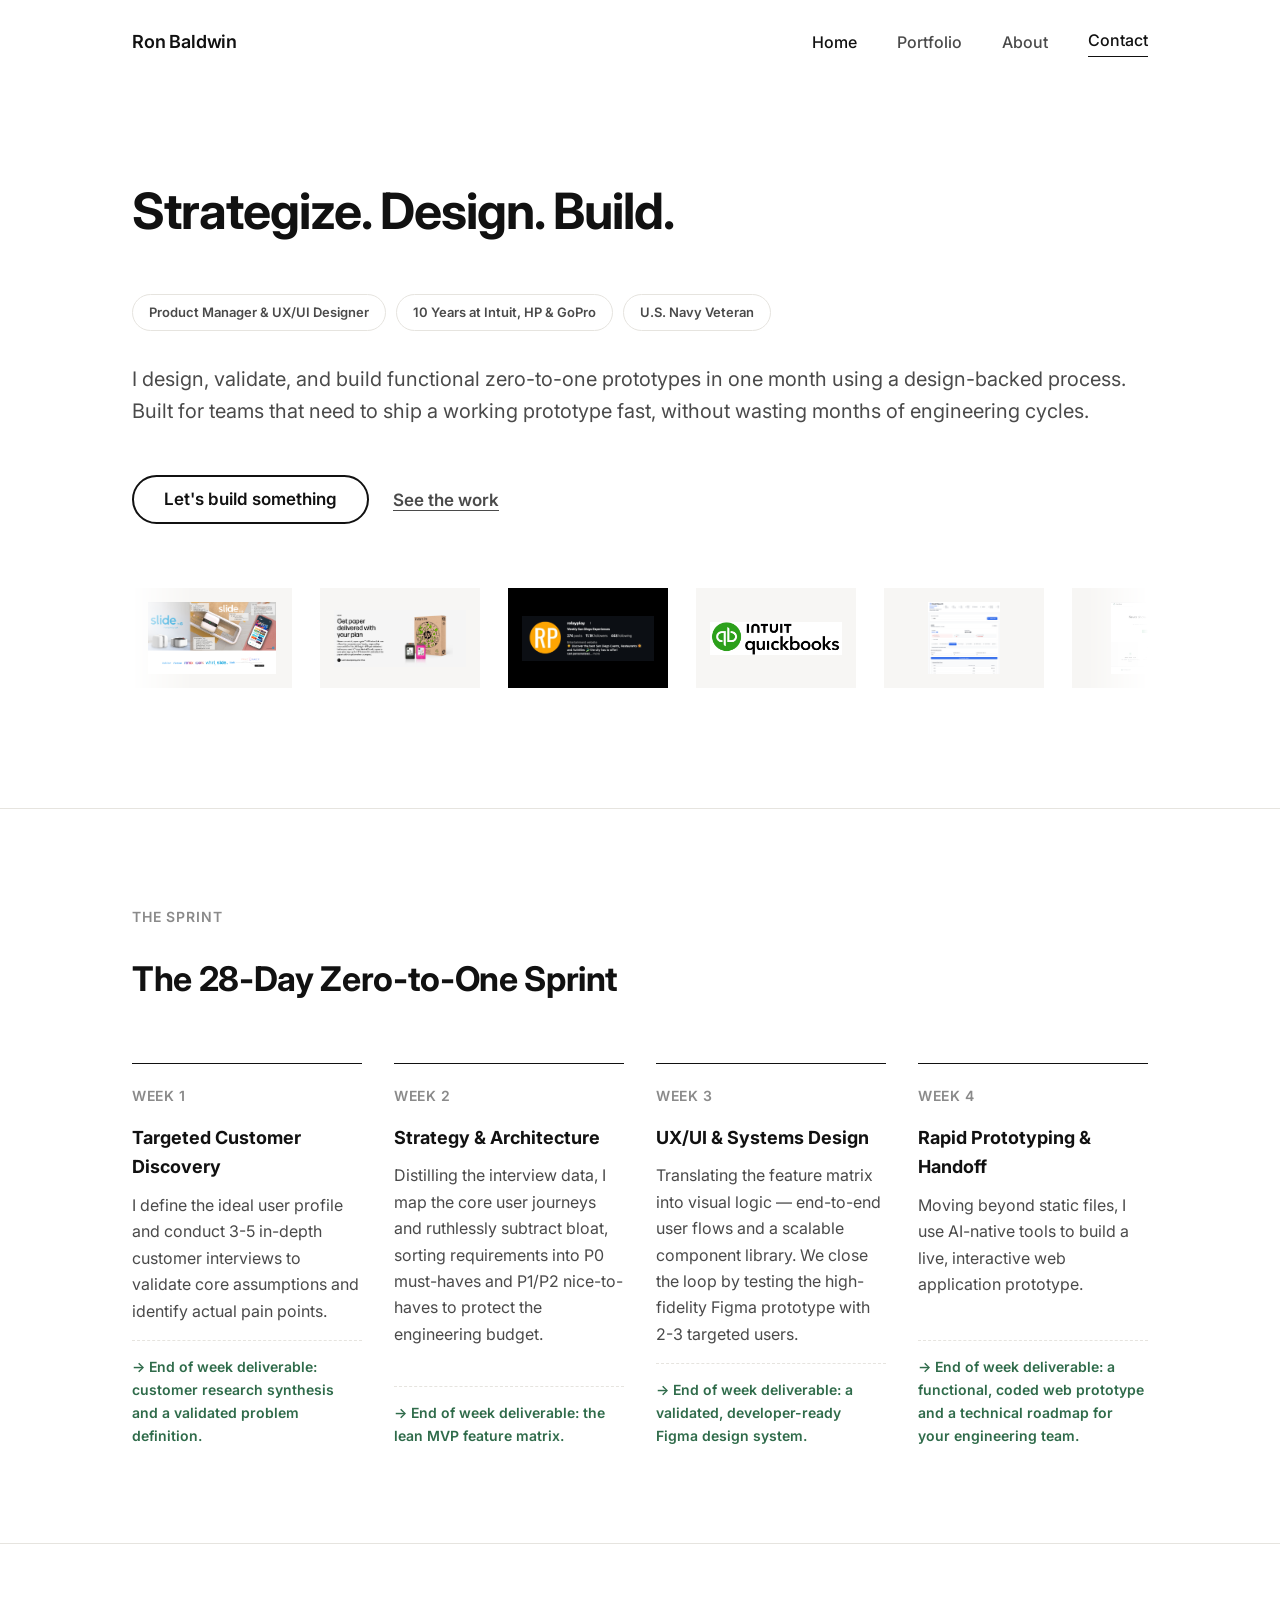
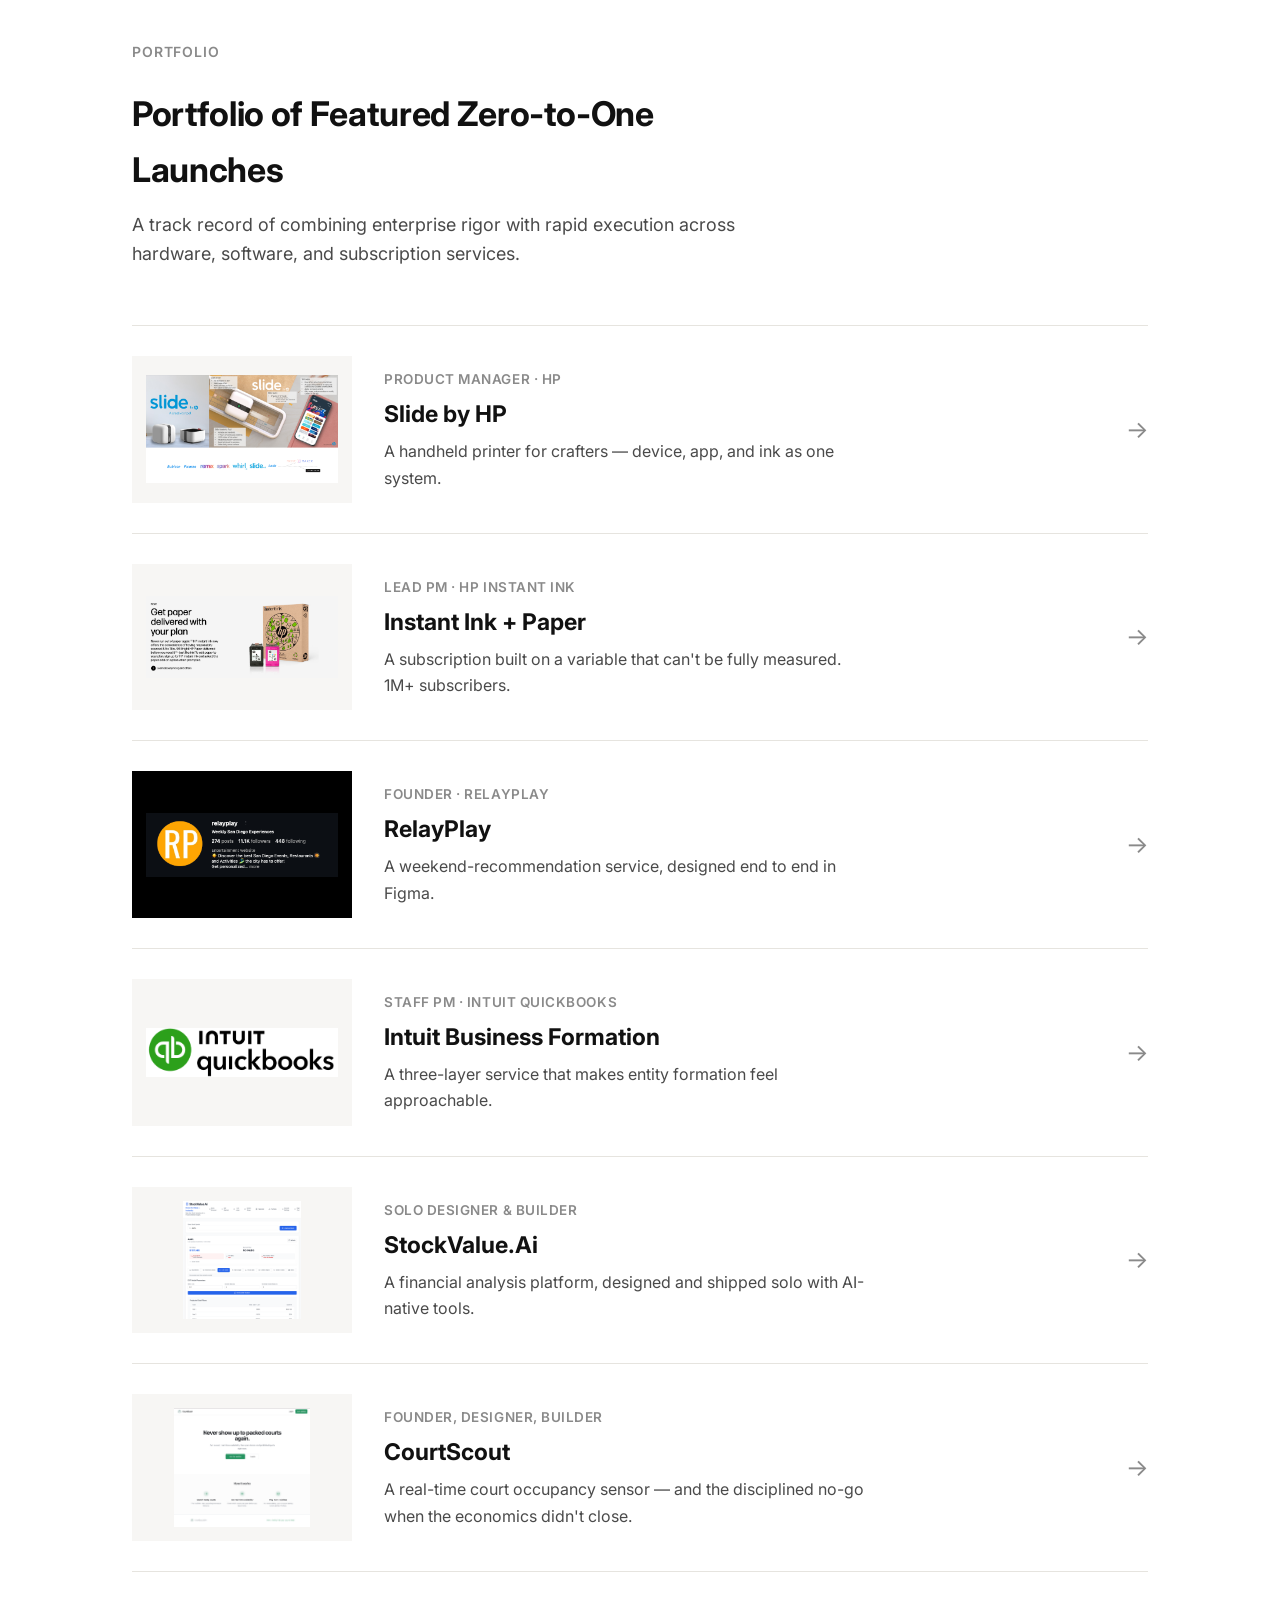
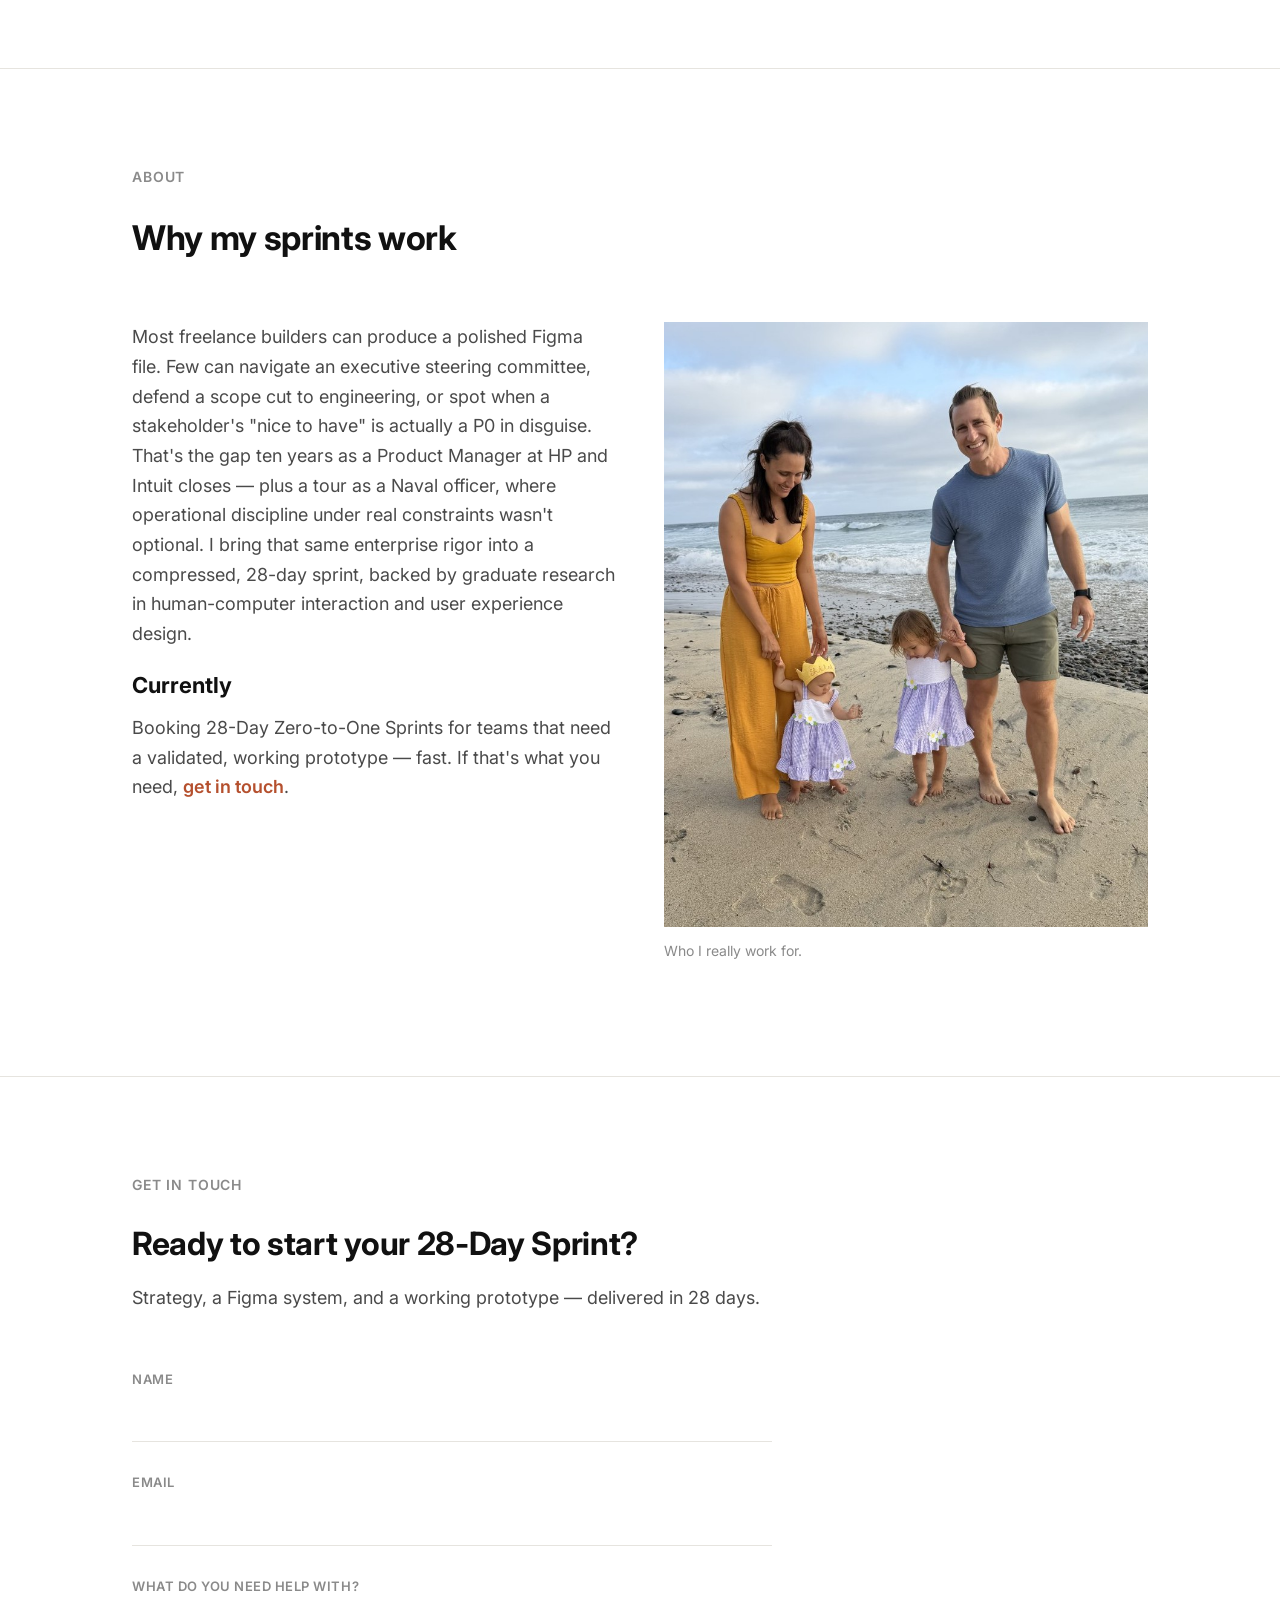
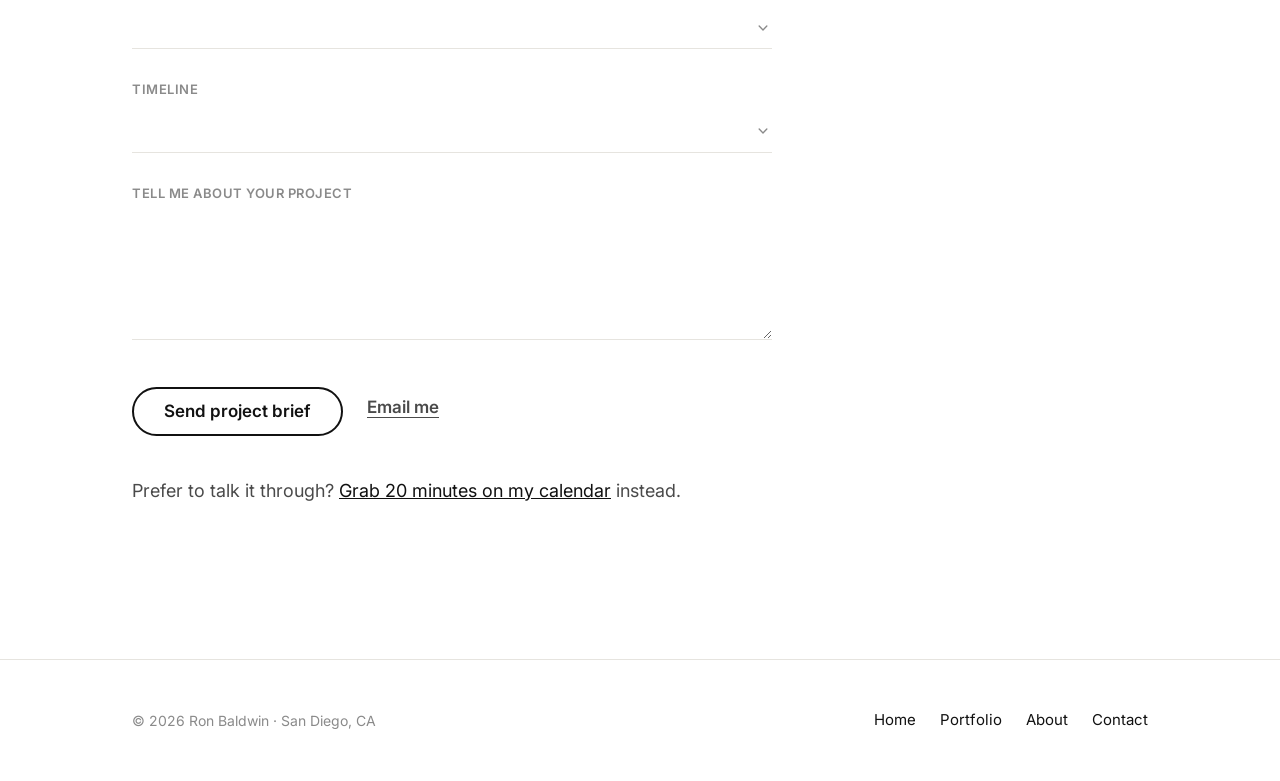
<file: index.html>
<!DOCTYPE html>
<html lang="en">
<head>
<meta charset="UTF-8">
<meta name="viewport" content="width=device-width, initial-scale=1.0">
<title>Ron Baldwin — Product Strategy, UX Research & Design</title>
<meta name="description" content="Ron Baldwin is a Staff Product Manager, UX researcher, and designer who takes products from business strategy to shipped, working software.">
<link rel="preconnect" href="https://fonts.googleapis.com">
<link href="https://fonts.googleapis.com/css2?family=Inter:wght@400;500;600;700;800&display=swap" rel="stylesheet">
<link rel="stylesheet" href="styles.css?v=16">
</head>
<body>

<header class="site-header">
  <div class="wrap">
    <a href="index.html" class="brand">Ron Baldwin</a>
    <button class="nav-toggle" aria-label="Toggle navigation">☰</button>
    <nav class="nav-links">
      <a href="index.html" class="active">Home</a>
      <a href="index.html#work">Portfolio</a>
      <a href="index.html#about">About</a>
      <a href="index.html#contact" class="nav-cta">Contact</a>
    </nav>
  </div>
</header>

<section class="hero">
  <div class="wrap">
    <h1 class="hero-h1">Strategize. Design. Build.</h1>
    <div class="credential-row">
      <span class="credential-chip">Product Manager &amp; UX/UI Designer</span>
      <span class="credential-chip">10 Years at Intuit, HP &amp; GoPro</span>
      <span class="credential-chip">U.S. Navy Veteran</span>
    </div>
    <p class="hero-subtext">I design, validate, and build functional zero-to-one prototypes in one month using a design-backed process.  Built for teams that need to ship a working prototype fast, without wasting months of engineering cycles.</p>
    <div class="btn-row">
      <a href="#contact" class="btn btn-primary">Let's build something</a>
      <a href="#work" class="btn btn-secondary">See the work</a>
    </div>

    <div class="hero-marquee">
      <div class="marquee-track">
        <a class="marquee-item" href="#work"><img src="slide-cover.png" alt="Slide by HP"></a>
        <a class="marquee-item" href="#work"><img src="instant-ink-cover.png" alt="Instant Ink + Paper"></a>
        <a class="marquee-item" href="#work" style="background: #000;"><img src="relayplay-cover.png" alt="RelayPlay"></a>
        <a class="marquee-item" href="#work"><img src="intuit-cover.png" alt="Intuit Business Formation"></a>
        <a class="marquee-item" href="#work"><img src="stockvalue-cover.png" alt="StockValue.Ai"></a>
        <a class="marquee-item" href="#work"><img src="courtscout-landing.png" alt="CourtScout"></a>
        <a class="marquee-item" href="#work"><img src="courtscout-device.jpg" alt="CourtScout sensor mounted on a court fence"></a>
        <a class="marquee-item" href="#work"><img src="courtscout-detection.jpg" alt="CourtScout on-device player detection"></a>
        <div class="marquee-item" aria-hidden="true"><img src="slide-cover.png" alt="" aria-hidden="true"></div>
        <div class="marquee-item" aria-hidden="true"><img src="instant-ink-cover.png" alt="" aria-hidden="true"></div>
        <div class="marquee-item" style="background: #000;" aria-hidden="true"><img src="relayplay-cover.png" alt="" aria-hidden="true"></div>
        <div class="marquee-item" aria-hidden="true"><img src="intuit-cover.png" alt="" aria-hidden="true"></div>
        <div class="marquee-item" aria-hidden="true"><img src="stockvalue-cover.png" alt="" aria-hidden="true"></div>
        <div class="marquee-item" aria-hidden="true"><img src="courtscout-landing.png" alt="" aria-hidden="true"></div>
        <div class="marquee-item" aria-hidden="true"><img src="courtscout-device.jpg" alt="" aria-hidden="true"></div>
        <div class="marquee-item" aria-hidden="true"><img src="courtscout-detection.jpg" alt="" aria-hidden="true"></div>
      </div>
    </div>
  </div>
</section>

<section class="section-line">
  <div class="wrap">
    <div class="section-head">
      <div class="eyebrow">The Sprint</div>
      <h2 class="headline-nowrap">The 28-Day Zero-to-One Sprint</h2>
    </div>
    <div class="sprint-grid">
      <div class="sprint-week">
        <div class="num">Week 1</div>
        <h4>Targeted Customer Discovery</h4>
        <p>I define the ideal user profile and conduct 3-5 in-depth customer interviews to validate core assumptions and identify actual pain points.</p>
        <p class="sprint-deliverable">→ End of week deliverable: customer research synthesis and a validated problem definition.</p>
      </div>
      <div class="sprint-week">
        <div class="num">Week 2</div>
        <h4>Strategy & Architecture</h4>
        <p>Distilling the interview data, I map the core user journeys and ruthlessly subtract bloat, sorting requirements into P0 must-haves and P1/P2 nice-to-haves to protect the engineering budget.</p>
        <p class="sprint-deliverable">→ End of week deliverable: the lean MVP feature matrix.</p>
      </div>
      <div class="sprint-week">
        <div class="num">Week 3</div>
        <h4>UX/UI & Systems Design</h4>
        <p>Translating the feature matrix into visual logic — end-to-end user flows and a scalable component library. We close the loop by testing the high-fidelity Figma prototype with 2-3 targeted users.</p>
        <p class="sprint-deliverable">→ End of week deliverable: a validated, developer-ready Figma design system.</p>
      </div>
      <div class="sprint-week">
        <div class="num">Week 4</div>
        <h4>Rapid Prototyping & Handoff</h4>
        <p>Moving beyond static files, I use AI-native tools to build a live, interactive web application prototype.</p>
        <p class="sprint-deliverable">→ End of week deliverable: a functional, coded web prototype and a technical roadmap for your engineering team.</p>
      </div>
    </div>
  </div>
</section>

<section id="work" class="section-line">
  <div class="wrap">
    <div class="section-head">
      <div class="eyebrow">Portfolio</div>
      <h2>Portfolio of Featured Zero-to-One Launches</h2>
      <p class="section-sub">A track record of combining enterprise rigor with rapid execution across hardware, software, and subscription services.</p>
    </div>

    <div class="case-list">

      <a href="project-slide.html" class="case-row">
        <div class="case-thumb"><img src="slide-cover.png" alt="Slide by HP"></div>
        <div class="case-row-body">
          <div class="kicker">Product Manager · HP</div>
          <h3>Slide by HP</h3>
          <p>A handheld printer for crafters — device, app, and ink as one system.</p>
        </div>
        <div class="case-row-arrow">→</div>
      </a>

      <a href="project-instant-ink.html" class="case-row">
        <div class="case-thumb"><img src="instant-ink-cover.png" alt="Instant Ink + Paper"></div>
        <div class="case-row-body">
          <div class="kicker">Lead PM · HP Instant Ink</div>
          <h3>Instant Ink + Paper</h3>
          <p>A subscription built on a variable that can't be fully measured. 1M+ subscribers.</p>
        </div>
        <div class="case-row-arrow">→</div>
      </a>

      <a href="project-relayplay.html" class="case-row">
        <div class="case-thumb" style="background: #000;"><img src="relayplay-cover.png" alt="RelayPlay"></div>
        <div class="case-row-body">
          <div class="kicker">Founder · RelayPlay</div>
          <h3>RelayPlay</h3>
          <p>A weekend-recommendation service, designed end to end in Figma.</p>
        </div>
        <div class="case-row-arrow">→</div>
      </a>

      <a href="project-intuit.html" class="case-row">
        <div class="case-thumb"><img src="intuit-cover.png" alt="Intuit Business Formation"></div>
        <div class="case-row-body">
          <div class="kicker">Staff PM · Intuit QuickBooks</div>
          <h3>Intuit Business Formation</h3>
          <p>A three-layer service that makes entity formation feel approachable.</p>
        </div>
        <div class="case-row-arrow">→</div>
      </a>

      <a href="project-stockvalue.html" class="case-row">
        <div class="case-thumb"><img src="stockvalue-cover.png" alt="StockValue.Ai"></div>
        <div class="case-row-body">
          <div class="kicker">Solo Designer & Builder</div>
          <h3>StockValue.Ai</h3>
          <p>A financial analysis platform, designed and shipped solo with AI-native tools.</p>
        </div>
        <div class="case-row-arrow">→</div>
      </a>

      <a href="project-courtscout.html" class="case-row">
        <div class="case-thumb"><img src="courtscout-landing.png" alt="CourtScout"></div>
        <div class="case-row-body">
          <div class="kicker">Founder, Designer, Builder</div>
          <h3>CourtScout</h3>
          <p>A real-time court occupancy sensor — and the disciplined no-go when the economics didn't close.</p>
        </div>
        <div class="case-row-arrow">→</div>
      </a>

    </div>
  </div>
</section>

<section id="about" class="section-line">
  <div class="wrap">
    <div class="section-head">
      <div class="eyebrow">About</div>
      <h2>Why my sprints work</h2>
    </div>

    <div class="two-col">
      <div>
        <p>Most freelance builders can produce a polished Figma file. Few can navigate an executive steering committee, defend a scope cut to engineering, or spot when a stakeholder's "nice to have" is actually a P0 in disguise. That's the gap ten years as a Product Manager at HP and Intuit closes — plus a tour as a Naval officer, where operational discipline under real constraints wasn't optional. I bring that same enterprise rigor into a compressed, 28-day sprint, backed by graduate research in human-computer interaction and user experience design.</p>

        <h3>Currently</h3>
        <p>Booking 28-Day Zero-to-One Sprints for teams that need a validated, working prototype — fast. If that's what you need, <a href="#contact" style="color: var(--accent); font-weight: 600;">get in touch</a>.</p>
      </div>
      <div>
        <div class="hero-photo">
          <img src="ron-photo.jpg" alt="Ron Baldwin with his family">
        </div>
        <p class="hero-photo-caption">Who I really work for.</p>
      </div>
    </div>
  </div>
</section>

<section id="contact" class="section-line">
  <div class="wrap">
    <div class="section-head">
      <div class="eyebrow">Get in touch</div>
      <h2 class="cta-h2">Ready to start your 28-Day Sprint?</h2>
      <p class="section-sub">Strategy, a Figma system, and a working prototype — delivered in 28 days.</p>
    </div>
    <div id="brief" class="max-text" style="margin-top: 40px;">
      <form id="contact-form" class="contact-form" action="https://formspree.io/f/xgogoyaw" method="POST">
        <input type="text" name="_gotcha" style="display:none" tabindex="-1" autocomplete="off">
        <input type="hidden" name="_subject" value="New project inquiry — portfolio site">

        <div class="form-field">
          <label for="name">Name</label>
          <input type="text" id="name" name="Name" required>
        </div>

        <div class="form-field">
          <label for="email">Email</label>
          <input type="email" id="email" name="Email" required>
        </div>

        <div class="form-field">
          <label for="need">What do you need help with?</label>
          <select id="need" name="What they need" required>
            <option value="" disabled selected hidden></option>
            <option>Product Strategy</option>
            <option>UX Research</option>
            <option>Systems Design (Figma)</option>
            <option>Rapid Prototyping / AI-Native Build</option>
            <option>Experimentation & Analysis</option>
            <option>Not sure yet — let's talk</option>
          </select>
        </div>

        <div class="form-field">
          <label for="timeline">Timeline</label>
          <select id="timeline" name="Timeline" required>
            <option value="" disabled selected hidden></option>
            <option>ASAP</option>
            <option>Within a month</option>
            <option>Just exploring — no timeline yet</option>
          </select>
        </div>

        <div class="form-field">
          <label for="details">Tell me about your project</label>
          <textarea id="details" name="Project details" rows="5" required></textarea>
        </div>

        <div class="btn-row">
          <button type="submit" class="btn btn-primary form-submit">Send project brief</button>
          <a href="mailto:ronald.g.baldwin@gmail.com?subject=Project%20inquiry" class="btn btn-secondary">Email me</a>
        </div>

        <p id="form-status" class="form-status" role="status" aria-live="polite"></p>
      </form>

      <p class="section-sub" style="margin-top: 40px;">Prefer to talk it through? <a href="https://calendar.app.google/oqe1iSm5Du4x9r496" style="text-decoration: underline; color: var(--ink);">Grab 20 minutes on my calendar</a> instead.</p>
    </div>
  </div>
</section>

<footer class="site-footer">
  <div class="wrap">
    <div class="foot-meta">© 2026 Ron Baldwin · San Diego, CA</div>
    <div class="foot-links">
      <a href="index.html">Home</a>
      <a href="index.html#work">Portfolio</a>
      <a href="index.html#about">About</a>
      <a href="index.html#contact">Contact</a>
    </div>
  </div>
</footer>

<script src="nav.js"></script>
<script src="form.js"></script>
</body>
</html>
</file>
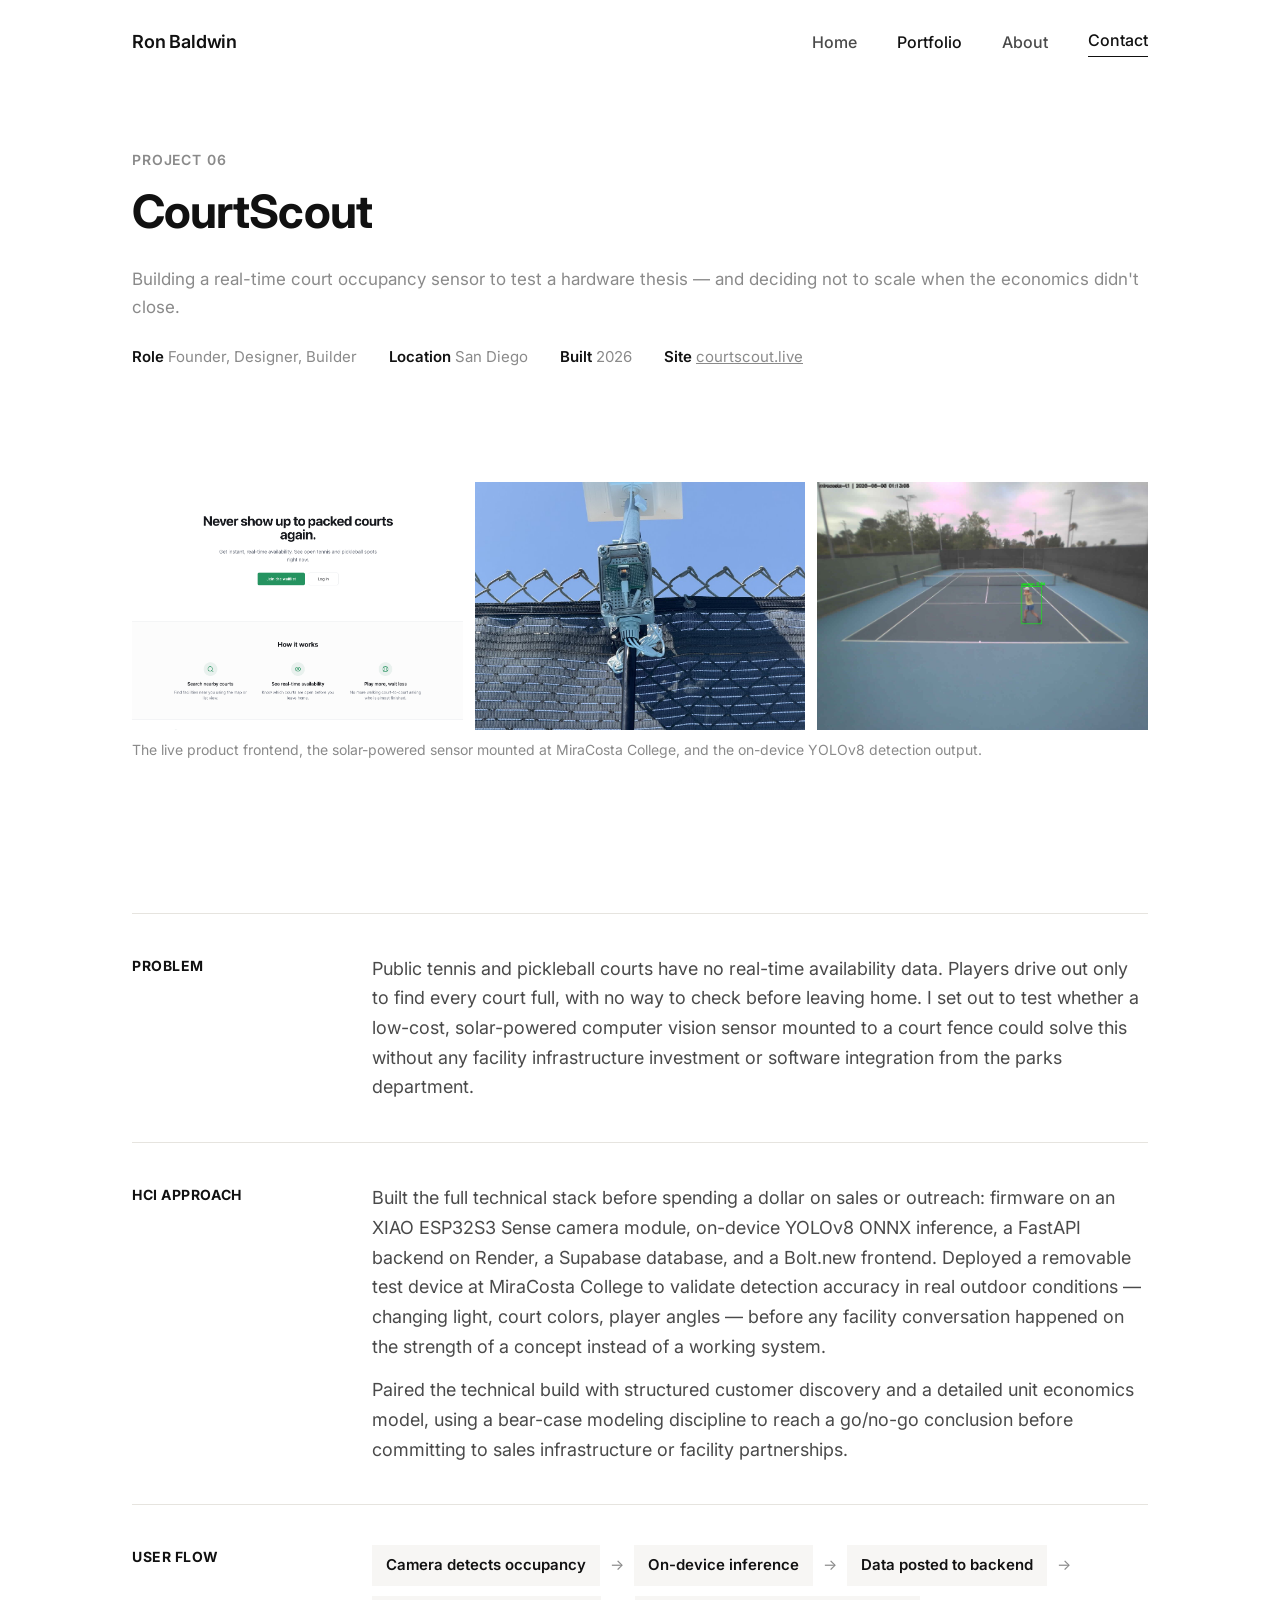
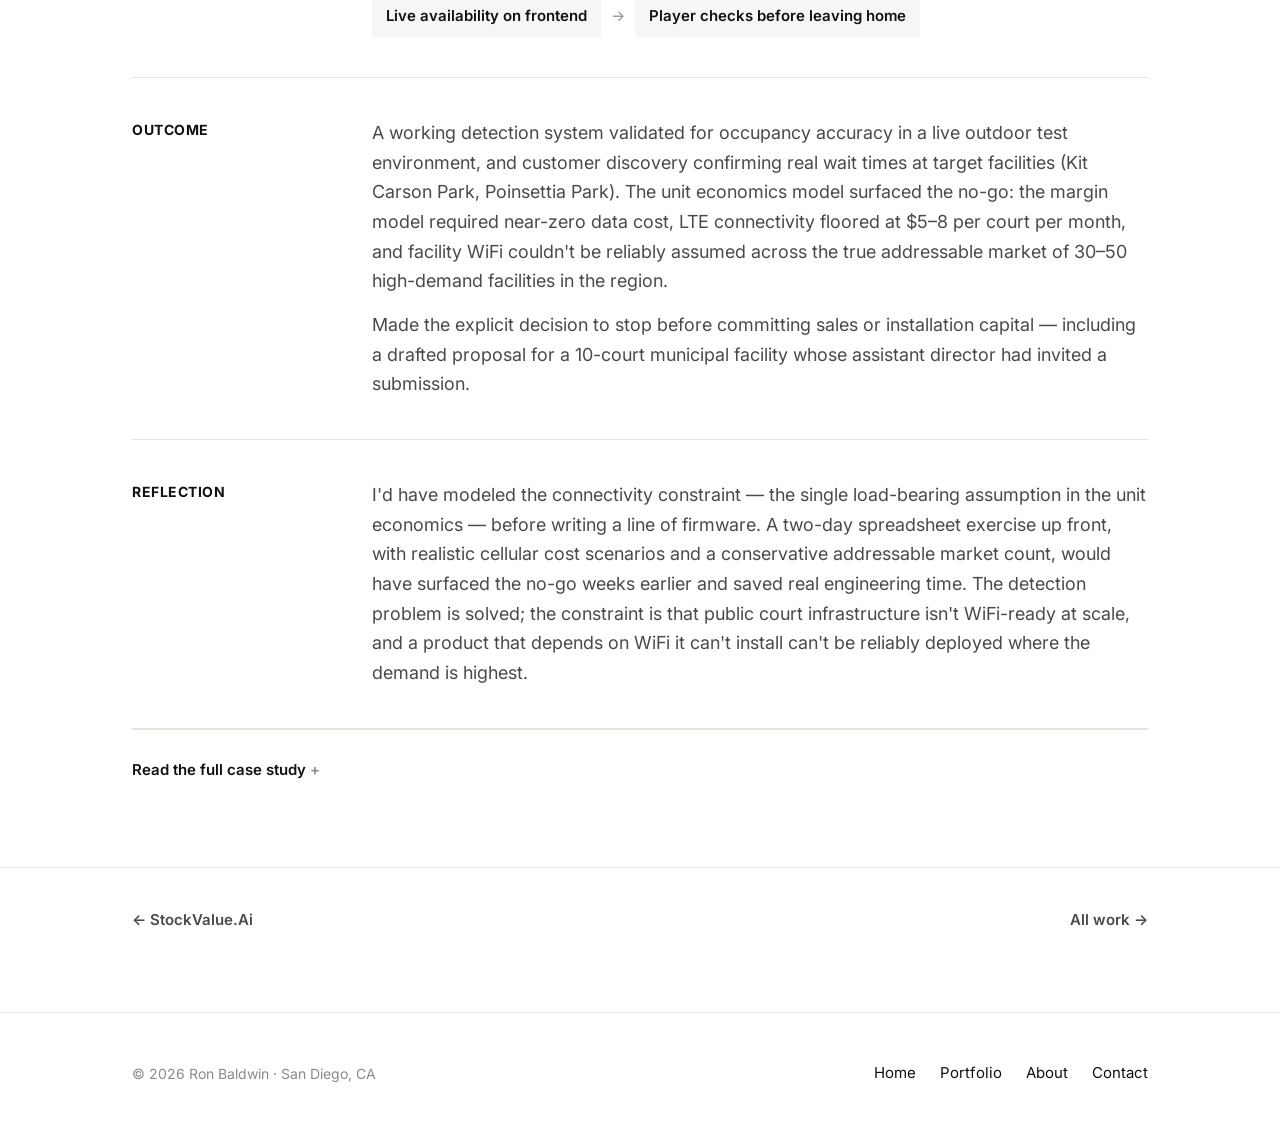
<file: project-courtscout.html>
<!DOCTYPE html>
<html lang="en">
<head>
<meta charset="UTF-8">
<meta name="viewport" content="width=device-width, initial-scale=1.0">
<title>CourtScout — Ron Baldwin</title>
<link rel="preconnect" href="https://fonts.googleapis.com">
<link href="https://fonts.googleapis.com/css2?family=Inter:wght@400;500;600;700;800&display=swap" rel="stylesheet">
<link rel="stylesheet" href="styles.css?v=16">
</head>
<body>

<header class="site-header">
  <div class="wrap">
    <a href="index.html" class="brand">Ron Baldwin</a>
    <button class="nav-toggle" aria-label="Toggle navigation">☰</button>
    <nav class="nav-links">
      <a href="index.html">Home</a>
      <a href="index.html#work" class="active">Portfolio</a>
      <a href="index.html#about">About</a>
      <a href="index.html#contact" class="nav-cta">Contact</a>
    </nav>
  </div>
</header>

<section class="case-hero">
  <div class="wrap">
    <div class="eyebrow">Project 06</div>
    <h1>CourtScout</h1>
    <p class="role-line">Building a real-time court occupancy sensor to test a hardware thesis — and deciding not to scale when the economics didn't close.</p>
    <div class="meta-row">
      <span><strong>Role</strong> Founder, Designer, Builder</span>
      <span><strong>Location</strong> San Diego</span>
      <span><strong>Built</strong> 2026</span>
      <span><strong>Site</strong> <a href="https://courtscout.live" style="text-decoration: underline;">courtscout.live</a></span>
    </div>
  </div>
</section>

<section class="tight">
  <div class="wrap">
    <div class="case-gallery">
      <div class="gallery-item"><img src="courtscout-landing.png" alt="CourtScout landing page showing real-time court availability"></div>
      <div class="gallery-item"><img src="courtscout-device.jpg" alt="Solar-powered occupancy sensor mounted on a court fence at MiraCosta College"></div>
      <div class="gallery-item"><img src="courtscout-detection.jpg" alt="On-device YOLOv8 detection identifying a player on court"></div>
    </div>
    <p class="img-caption">The live product frontend, the solar-powered sensor mounted at MiraCosta College, and the on-device YOLOv8 detection output.</p>
  </div>
</section>

<section class="tight">
  <div class="wrap">

    <div class="frame-block">
      <div class="frame-label">Problem</div>
      <div class="frame-body">
        <p>Public tennis and pickleball courts have no real-time availability data. Players drive out only to find every court full, with no way to check before leaving home. I set out to test whether a low-cost, solar-powered computer vision sensor mounted to a court fence could solve this without any facility infrastructure investment or software integration from the parks department.</p>
      </div>
    </div>

    <div class="frame-block">
      <div class="frame-label">HCI Approach</div>
      <div class="frame-body">
        <p>Built the full technical stack before spending a dollar on sales or outreach: firmware on an XIAO ESP32S3 Sense camera module, on-device YOLOv8 ONNX inference, a FastAPI backend on Render, a Supabase database, and a Bolt.new frontend. Deployed a removable test device at MiraCosta College to validate detection accuracy in real outdoor conditions — changing light, court colors, player angles — before any facility conversation happened on the strength of a concept instead of a working system.</p>
        <p>Paired the technical build with structured customer discovery and a detailed unit economics model, using a bear-case modeling discipline to reach a go/no-go conclusion before committing to sales infrastructure or facility partnerships.</p>
      </div>
    </div>

    <div class="frame-block">
      <div class="frame-label">User Flow</div>
      <div class="frame-body">
        <div class="frame-flow">
          <span class="flow-step">Camera detects occupancy</span>
          <span class="flow-arrow">→</span>
          <span class="flow-step">On-device inference</span>
          <span class="flow-arrow">→</span>
          <span class="flow-step">Data posted to backend</span>
          <span class="flow-arrow">→</span>
          <span class="flow-step">Live availability on frontend</span>
          <span class="flow-arrow">→</span>
          <span class="flow-step">Player checks before leaving home</span>
        </div>
      </div>
    </div>

    <div class="frame-block">
      <div class="frame-label">Outcome</div>
      <div class="frame-body">
        <p>A working detection system validated for occupancy accuracy in a live outdoor test environment, and customer discovery confirming real wait times at target facilities (Kit Carson Park, Poinsettia Park). The unit economics model surfaced the no-go: the margin model required near-zero data cost, LTE connectivity floored at $5–8 per court per month, and facility WiFi couldn't be reliably assumed across the true addressable market of 30–50 high-demand facilities in the region.</p>
        <p>Made the explicit decision to stop before committing sales or installation capital — including a drafted proposal for a 10-court municipal facility whose assistant director had invited a submission.</p>
      </div>
    </div>

    <div class="frame-block">
      <div class="frame-label">Reflection</div>
      <div class="frame-body">
        <p>I'd have modeled the connectivity constraint — the single load-bearing assumption in the unit economics — before writing a line of firmware. A two-day spreadsheet exercise up front, with realistic cellular cost scenarios and a conservative addressable market count, would have surfaced the no-go weeks earlier and saved real engineering time. The detection problem is solved; the constraint is that public court infrastructure isn't WiFi-ready at scale, and a product that depends on WiFi it can't install can't be reliably deployed where the demand is highest.</p>
      </div>
    </div>

    <details class="full-story">
      <summary>Read the full case study</summary>
      <div class="full-story-body">
        <h4>Problem framing</h4>
        <p>I am a North County San Diego tennis player. The problem I was solving was my own: you check a court's website, see nothing useful, drive twenty minutes, and find every court full. There is no real-time availability anywhere in the public parks system.</p>
        <p>The hypothesis was that a low-cost, solar-powered computer vision sensor mounted to a court fence could solve this without any facility infrastructure investment or software integration from the parks department. If the camera could detect whether a court was occupied, and if the data could reach a web frontend in near-real-time, a player could check before leaving home. The product was simple. The technical path was tractable. The market felt obvious.</p>
        <p>What I needed to do before committing capital was validate the unit economics, the connectivity model, and whether real users would pay.</p>

        <h4>Building the minimum working system first</h4>
        <p>I built the full technical stack before spending a dollar on sales or outreach. The system used an XIAO ESP32S3 Sense camera running YOLOv8 ONNX inference on-device, posting occupancy readings to a FastAPI server on Render, logged to Supabase, and displayed on a Bolt.new frontend. I mounted a removable test device at MiraCosta College to validate detection accuracy in real outdoor conditions with changing light, court colors, and player angles. The detection pipeline worked.</p>
        <p>The point of this sequence was to make sure I was validating a real product, not a slide deck. Facility contacts and user conversations would happen on the strength of a live system, not a concept.</p>

        <h4>Customer discovery before outreach</h4>
        <p>Before approaching facilities, I ran customer discovery with players in my network. A friend confirmed real wait times at Kit Carson Park in Escondido and Poinsettia Park in Carlsbad, where waits extended to nearly an hour on weekday nights. This validated that the problem was real and specific, not hypothetical.</p>
        <p>Willingness to pay was a separate question. Consumer willingness to pay directly for court availability data turned out to be low, consistent with what I found across the broader space. The business model would need to be B2B, selling occupancy data or the service to parks departments or program operators, rather than a direct consumer subscription.</p>

        <h4>The unit economics model surfaced the no-go</h4>
        <p>The financial model had one load-bearing assumption: data cost. The entire margin in the model rested on connectivity approaching zero dollars per court per month. Facility WiFi partnerships were the only path to a viable unit. LTE connectivity via cellular dongles floored at roughly $5–8 per court per month, which was enough to eliminate margin across realistic subscriber density scenarios.</p>
        <p>The compounding problem was that connectivity could not be assumed. Public park facilities were not reliably WiFi-equipped, and the true addressable market, when I mapped the actual high-demand courts across San Diego, Riverside, Orange, and Los Angeles counties, was approximately 30–50 facilities, not the hundreds I had initially modeled. The model needed approximately 150–200 subscribers per facility to be viable. At 30–50 total facilities, and with connectivity dependency at each one, the math did not close.</p>
        <p>I ran an investigation into alternative connectivity options, including Cox WiFi hotspots at public facilities. That path hit a technical wall when band steering on public hotspots pushed connections to 5 GHz, and the ESP32S3 only supports 2.4 GHz. A firmware fix was possible, but the deeper issue was that I would be building a product whose operational viability depended on connectivity infrastructure I did not control at facilities I had not yet signed.</p>

        <h4>The decision to stop</h4>
        <p>The facility outreach was going reasonably well. The Assistant Director at Ray Love Tennis Center, a 10-court facility in Escondido, had invited a formal proposal. I had a draft ready.</p>
        <p>I did not submit it.</p>
        <p>The decision to stop came from the unit economics model, not from a failure of product or outreach. I had a working detection system. I had real customer pain confirmed. I had facility interest at the right level. What I did not have was a path to margin that did not depend on a connectivity assumption I could not reliably secure.</p>
        <p>The responsible move was to treat this as a validated no-go before committing the capital and time that a formal facility partnership and installation program would have required.</p>

        <h4>What I'd do differently</h4>
        <p>I would have modeled the connectivity constraint before writing a line of firmware. The load-bearing assumption in the unit economics, the one that everything else depended on, was data cost. I knew intellectually that LTE connectivity added cost. I didn't pressure-test the number against the margin model early enough to let that finding shape the technical architecture choices I made in parallel.</p>
        <p>A two-day spreadsheet exercise at the start, with realistic cellular cost scenarios and a conservative addressable market count, would have surfaced the no-go weeks earlier and saved meaningful engineering time. I still believe the detection problem is solved. The constraint is not technical. It is that public court infrastructure is not WiFi-ready at scale, and a product that depends on WiFi it cannot install cannot be reliably deployed where the demand is highest.</p>
      </div>
    </details>

  </div>
</section>

<nav class="case-nav">
  <div class="wrap" style="display:flex; justify-content:space-between; width:100%;">
    <a href="project-stockvalue.html">← StockValue.Ai</a>
    <a href="index.html#work">All work →</a>
  </div>
</nav>

<footer class="site-footer">
  <div class="wrap">
    <div class="foot-meta">© 2026 Ron Baldwin · San Diego, CA</div>
    <div class="foot-links">
      <a href="index.html">Home</a>
      <a href="index.html#work">Portfolio</a>
      <a href="index.html#about">About</a>
      <a href="index.html#contact">Contact</a>
    </div>
  </div>
</footer>

<script src="nav.js"></script>
</body>
</html>
</file>
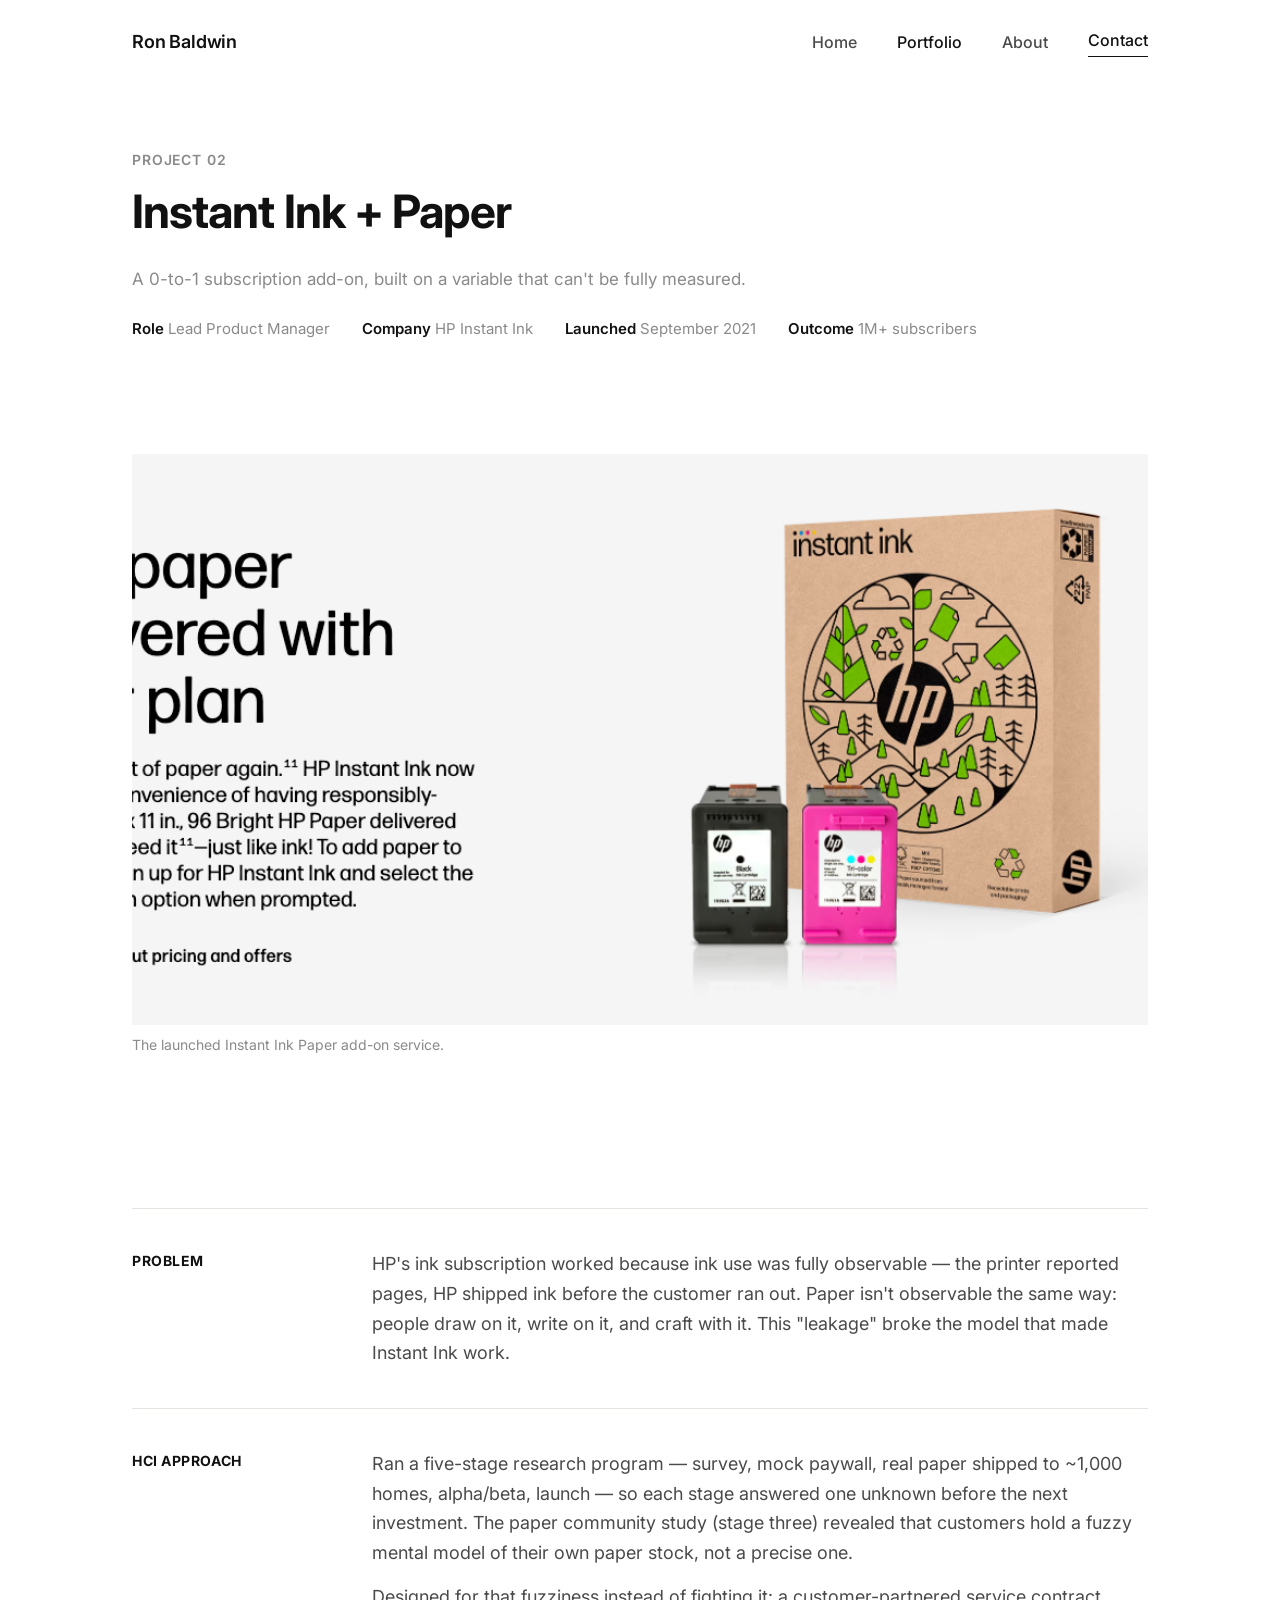
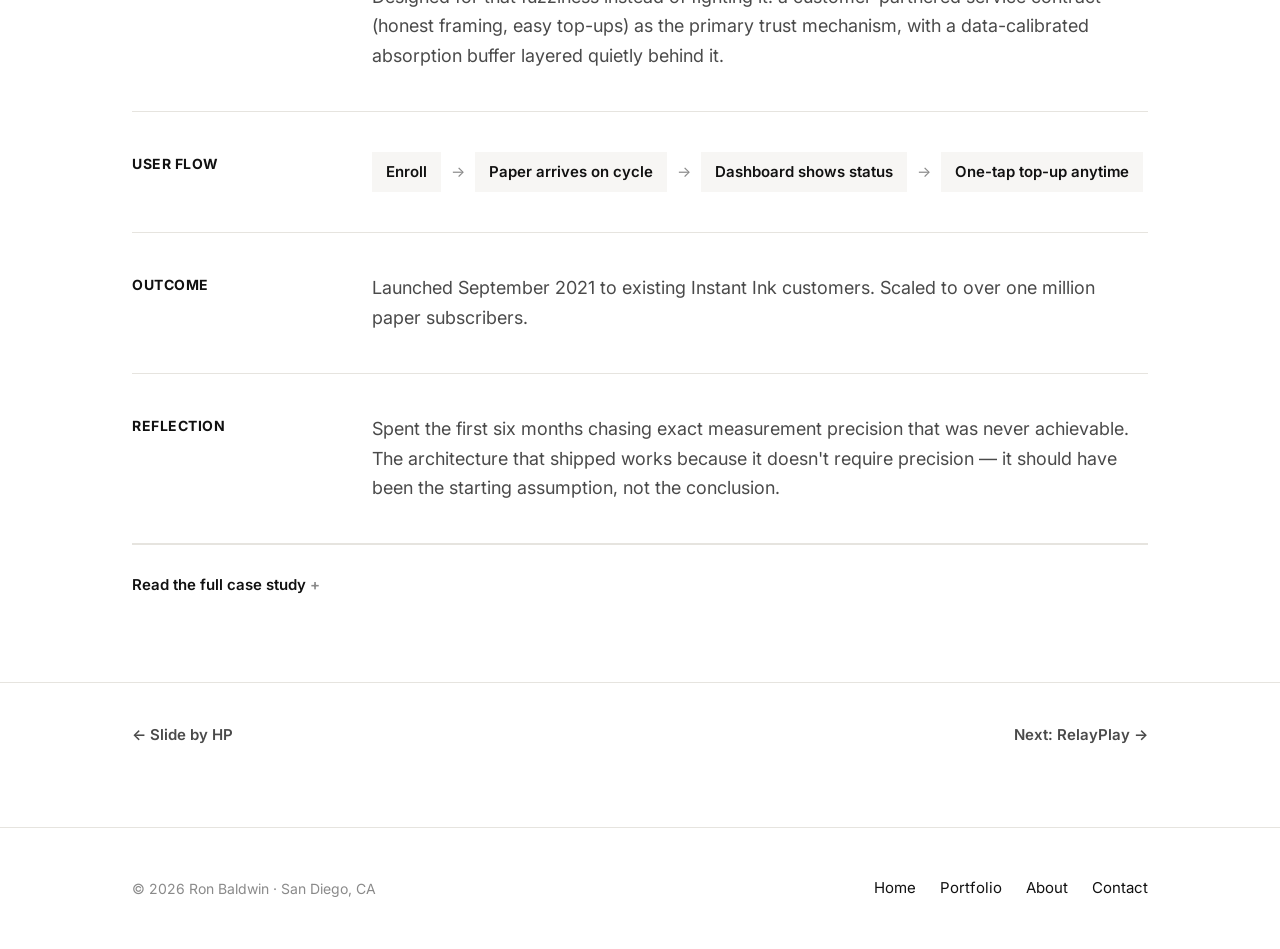
<file: project-instant-ink.html>
<!DOCTYPE html>
<html lang="en">
<head>
<meta charset="UTF-8">
<meta name="viewport" content="width=device-width, initial-scale=1.0">
<title>Instant Ink + Paper — Ron Baldwin</title>
<link rel="preconnect" href="https://fonts.googleapis.com">
<link href="https://fonts.googleapis.com/css2?family=Inter:wght@400;500;600;700;800&display=swap" rel="stylesheet">
<link rel="stylesheet" href="styles.css?v=16">
</head>
<body>

<header class="site-header">
  <div class="wrap">
    <a href="index.html" class="brand">Ron Baldwin</a>
    <button class="nav-toggle" aria-label="Toggle navigation">☰</button>
    <nav class="nav-links">
      <a href="index.html">Home</a>
      <a href="index.html#work" class="active">Portfolio</a>
      <a href="index.html#about">About</a>
      <a href="index.html#contact" class="nav-cta">Contact</a>
    </nav>
  </div>
</header>

<section class="case-hero">
  <div class="wrap">
    <div class="eyebrow">Project 02</div>
    <h1>Instant Ink + Paper</h1>
    <p class="role-line">A 0-to-1 subscription add-on, built on a variable that can't be fully measured.</p>
    <div class="meta-row">
      <span><strong>Role</strong> Lead Product Manager</span>
      <span><strong>Company</strong> HP Instant Ink</span>
      <span><strong>Launched</strong> September 2021</span>
      <span><strong>Outcome</strong> 1M+ subscribers</span>
    </div>
  </div>
</section>

<section class="tight">
  <div class="wrap">
    <div class="case-cover">
      <img src="instant-ink-cover.png" alt="HP Instant Ink Paper add-on service promotional image">
    </div>
    <p class="img-caption">The launched Instant Ink Paper add-on service.</p>
  </div>
</section>

<section class="tight">
  <div class="wrap">

    <div class="frame-block">
      <div class="frame-label">Problem</div>
      <div class="frame-body">
        <p>HP's ink subscription worked because ink use was fully observable — the printer reported pages, HP shipped ink before the customer ran out. Paper isn't observable the same way: people draw on it, write on it, and craft with it. This "leakage" broke the model that made Instant Ink work.</p>
      </div>
    </div>

    <div class="frame-block">
      <div class="frame-label">HCI Approach</div>
      <div class="frame-body">
        <p>Ran a five-stage research program — survey, mock paywall, real paper shipped to ~1,000 homes, alpha/beta, launch — so each stage answered one unknown before the next investment. The paper community study (stage three) revealed that customers hold a fuzzy mental model of their own paper stock, not a precise one.</p>
        <p>Designed for that fuzziness instead of fighting it: a customer-partnered service contract (honest framing, easy top-ups) as the primary trust mechanism, with a data-calibrated absorption buffer layered quietly behind it.</p>
      </div>
    </div>

    <div class="frame-block">
      <div class="frame-label">User Flow</div>
      <div class="frame-body">
        <div class="frame-flow">
          <span class="flow-step">Enroll</span>
          <span class="flow-arrow">→</span>
          <span class="flow-step">Paper arrives on cycle</span>
          <span class="flow-arrow">→</span>
          <span class="flow-step">Dashboard shows status</span>
          <span class="flow-arrow">→</span>
          <span class="flow-step">One-tap top-up anytime</span>
        </div>
      </div>
    </div>

    <div class="frame-block">
      <div class="frame-label">Outcome</div>
      <div class="frame-body">
        <p>Launched September 2021 to existing Instant Ink customers. Scaled to over one million paper subscribers.</p>
      </div>
    </div>

    <div class="frame-block">
      <div class="frame-label">Reflection</div>
      <div class="frame-body">
        <p>Spent the first six months chasing exact measurement precision that was never achievable. The architecture that shipped works because it doesn't require precision — it should have been the starting assumption, not the conclusion.</p>
      </div>
    </div>

    <details class="full-story">
      <summary>Read the full case study</summary>
      <div class="full-story-body">
        <h4>Problem framing</h4>
        <p>By 2021, HP Instant Ink had matured into a category-defining subscription. Paper was the natural attach — the customer was already paying HP every month and already needed paper to use the ink. The question wasn't whether to launch. It was how.</p>
        <p>The how question was harder than it looked, because paper doesn't behave like ink. People print on it, but also draw on it, write on it, fold it into airplanes for their kids, line birdcages with it. We called this paper leakage. If we shipped too late, customers ran out and churned. If we shipped too early, customers stacked up paper and felt cheated. Either failure mode would damage the brand we'd spent a decade building on the ink side.</p>

        <blockquote>
          How precise does our usage tracking need to be when the variable we care about is partially unobservable? What is the true leakage rate in real homes? And what do we ask of the customer in exchange?
        </blockquote>

        <h4>A phased research program</h4>
        <p>Rather than running a single survey and committing to launch, I designed a five-stage program where each stage answered a different unknown, and we didn't move forward until the previous one returned a clear signal: concept research (surveys and interviews), an in-product demand test (a mock sign-up flow with a real credit-card field), the paper community (real paper shipped to ~1,000 homes for an extended period — the methodological breakthrough), alpha and beta at expanded enrollment, then general launch.</p>
        <p>Each stage was the cheapest possible way to answer its specific question. We didn't pay to ship paper to a thousand homes until we'd validated that customers would type their credit card numbers. We didn't commit to pricing until we had real leakage data.</p>

        <h4>The insight that reframed the architecture</h4>
        <p>Customers didn't have a precise mental model of their paper inventory — they knew they were "running low" or had "plenty," but no one could tell me, within 50 sheets, how much paper was in their house. That wasn't a research failure. It was the actual user model, and it inverted the problem: not "how do we build a sufficiently precise tracking system," but "how do we design a service that works with the customer's fuzzy model, rather than against it."</p>
        <p>The shipped architecture was a hybrid. The customer-partnered model carried the trust — the service contract, the copy, the top-up flow. The Paper Community data fed a small, calibrated algorithmic absorption buffer layered behind it, giving most customers a little extra room without inflating shipments past what the unit economics could bear. The absorption layer sat behind the partnership, never in front of it.</p>

        <blockquote>
          We designed the customer as a partner in the inventory loop, not as a sensor in it. The trust was the design center. The absorption was the calibration. Each did what it was best at, and neither pretended to do the other's job.
        </blockquote>

        <h4>The customer-as-owner service contract</h4>
        <p>Two moves implemented it: honest framing at enrollment ("this paper is for printing — if you use it for other purposes, you may run out before your next shipment," the entire service contract in twenty-two words), and a first-class top-up flow inside the dashboard, a peer to the rest of the product rather than a buried option.</p>

        <h4>What I'd do differently</h4>
        <p>I would have given up on exact paper-counting precision a lot earlier. The first six months were spent under an unstated assumption — inherited uncritically from the ink model — that the program could only launch once we had near-exact measurement. The architecture we eventually shipped works precisely because it doesn't require that.</p>
      </div>
    </details>

  </div>
</section>

<nav class="case-nav">
  <div class="wrap" style="display:flex; justify-content:space-between; width:100%;">
    <a href="project-slide.html">← Slide by HP</a>
    <a href="project-relayplay.html">Next: RelayPlay →</a>
  </div>
</nav>

<footer class="site-footer">
  <div class="wrap">
    <div class="foot-meta">© 2026 Ron Baldwin · San Diego, CA</div>
    <div class="foot-links">
      <a href="index.html">Home</a>
      <a href="index.html#work">Portfolio</a>
      <a href="index.html#about">About</a>
      <a href="index.html#contact">Contact</a>
    </div>
  </div>
</footer>

<script src="nav.js"></script>
</body>
</html>
</file>
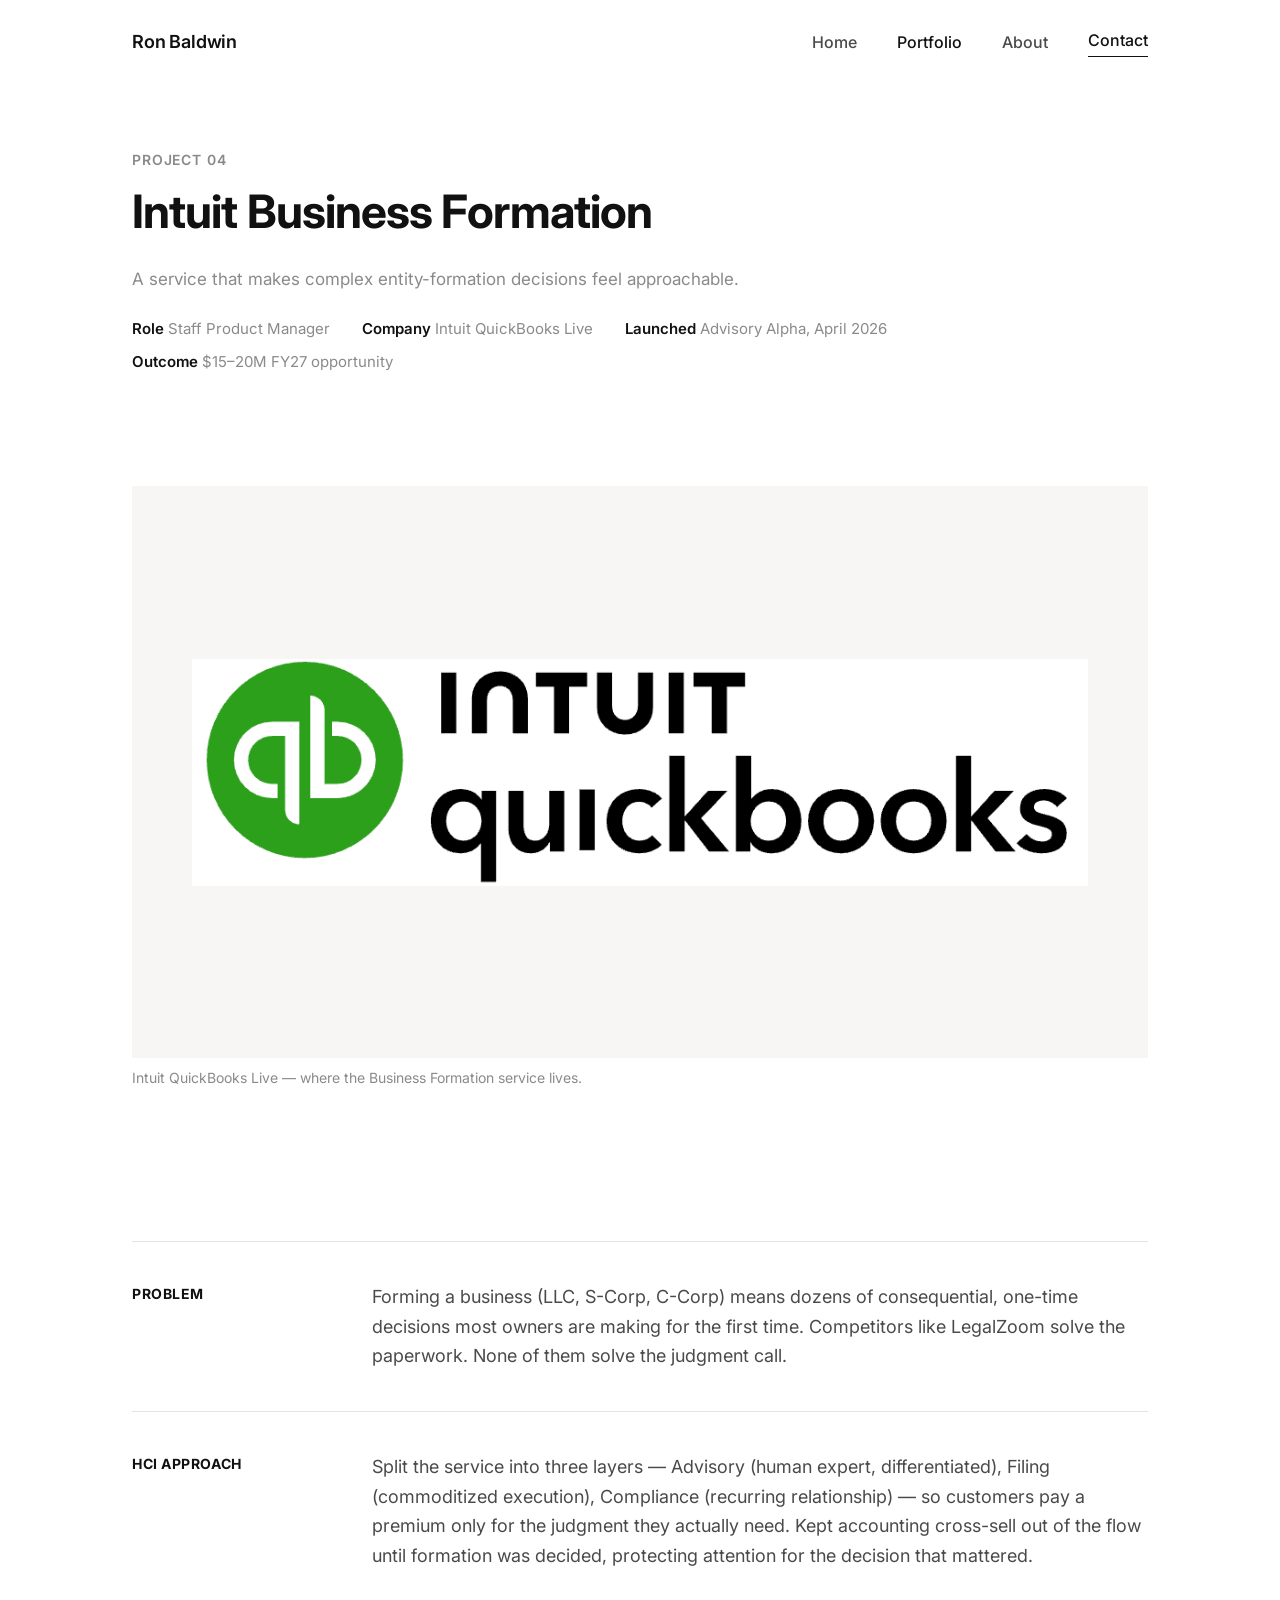
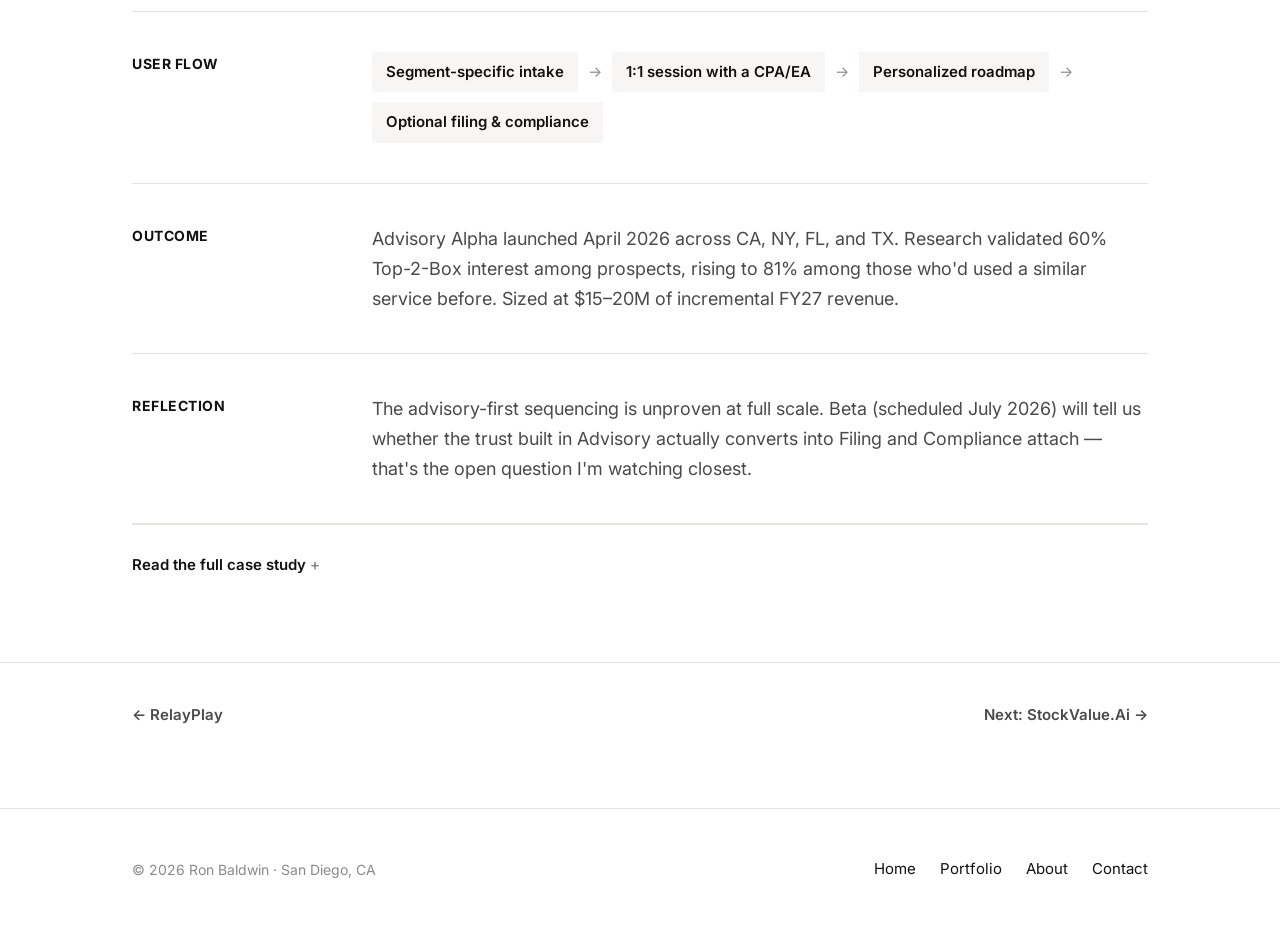
<file: project-intuit.html>
<!DOCTYPE html>
<html lang="en">
<head>
<meta charset="UTF-8">
<meta name="viewport" content="width=device-width, initial-scale=1.0">
<title>Intuit Business Formation — Ron Baldwin</title>
<link rel="preconnect" href="https://fonts.googleapis.com">
<link href="https://fonts.googleapis.com/css2?family=Inter:wght@400;500;600;700;800&display=swap" rel="stylesheet">
<link rel="stylesheet" href="styles.css?v=16">
</head>
<body>

<header class="site-header">
  <div class="wrap">
    <a href="index.html" class="brand">Ron Baldwin</a>
    <button class="nav-toggle" aria-label="Toggle navigation">☰</button>
    <nav class="nav-links">
      <a href="index.html">Home</a>
      <a href="index.html#work" class="active">Portfolio</a>
      <a href="index.html#about">About</a>
      <a href="index.html#contact" class="nav-cta">Contact</a>
    </nav>
  </div>
</header>

<section class="case-hero">
  <div class="wrap">
    <div class="eyebrow">Project 04</div>
    <h1>Intuit Business Formation</h1>
    <p class="role-line">A service that makes complex entity-formation decisions feel approachable.</p>
    <div class="meta-row">
      <span><strong>Role</strong> Staff Product Manager</span>
      <span><strong>Company</strong> Intuit QuickBooks Live</span>
      <span><strong>Launched</strong> Advisory Alpha, April 2026</span>
      <span><strong>Outcome</strong> $15–20M FY27 opportunity</span>
    </div>
  </div>
</section>

<section class="tight">
  <div class="wrap">
    <div class="case-cover">
      <img src="intuit-cover.png" alt="Intuit QuickBooks logo" style="object-fit: contain; padding: 60px;">
    </div>
    <p class="img-caption">Intuit QuickBooks Live — where the Business Formation service lives.</p>
  </div>
</section>

<section class="tight">
  <div class="wrap">

    <div class="frame-block">
      <div class="frame-label">Problem</div>
      <div class="frame-body">
        <p>Forming a business (LLC, S-Corp, C-Corp) means dozens of consequential, one-time decisions most owners are making for the first time. Competitors like LegalZoom solve the paperwork. None of them solve the judgment call.</p>
      </div>
    </div>

    <div class="frame-block">
      <div class="frame-label">HCI Approach</div>
      <div class="frame-body">
        <p>Split the service into three layers — Advisory (human expert, differentiated), Filing (commoditized execution), Compliance (recurring relationship) — so customers pay a premium only for the judgment they actually need. Kept accounting cross-sell out of the flow until formation was decided, protecting attention for the decision that mattered.</p>
      </div>
    </div>

    <div class="frame-block">
      <div class="frame-label">User Flow</div>
      <div class="frame-body">
        <div class="frame-flow">
          <span class="flow-step">Segment-specific intake</span>
          <span class="flow-arrow">→</span>
          <span class="flow-step">1:1 session with a CPA/EA</span>
          <span class="flow-arrow">→</span>
          <span class="flow-step">Personalized roadmap</span>
          <span class="flow-arrow">→</span>
          <span class="flow-step">Optional filing & compliance</span>
        </div>
      </div>
    </div>

    <div class="frame-block">
      <div class="frame-label">Outcome</div>
      <div class="frame-body">
        <p>Advisory Alpha launched April 2026 across CA, NY, FL, and TX. Research validated 60% Top-2-Box interest among prospects, rising to 81% among those who'd used a similar service before. Sized at $15–20M of incremental FY27 revenue.</p>
      </div>
    </div>

    <div class="frame-block">
      <div class="frame-label">Reflection</div>
      <div class="frame-body">
        <p>The advisory-first sequencing is unproven at full scale. Beta (scheduled July 2026) will tell us whether the trust built in Advisory actually converts into Filing and Compliance attach — that's the open question I'm watching closest.</p>
      </div>
    </div>

    <details class="full-story">
      <summary>Read the full case study</summary>
      <div class="full-story-body">
        <h4>Problem framing</h4>
        <p>Starting a business in the U.S. is hard in a peculiar way: the information is public, the forms are free, but the path from "I'm starting a business" to "correctly formed, tax-optimized, and compliant" runs through dozens of decisions with multi-year financial consequences — usually made by someone doing it for the first time.</p>
        <p>Research surfaced two friction layers: decision friction (which entity, what tax implications, what compliance) and filing-and-compliance friction (confusing government sites, error-prone forms, late fees). The quantitative signal validated the opportunity — 60% Top-2-Box interest among prospects, 81% among those who'd felt the pain before.</p>

        <blockquote>
          How do you design a service that makes complex legal and financial decisions feel approachable, without oversimplifying to the point of malpractice?
        </blockquote>

        <h4>A three-layer service architecture</h4>
        <p>The industry default bundles everything into one price, obscuring where the value lives. We separated Advisory (a 1:1 session with a credentialed tax expert, producing a roadmap the customer keeps regardless of whether they file with us — where we built trust competitors couldn't match), Filing (necessary but not differentiating, delivered via partner integration), and Compliance (where trust becomes ongoing recurring value). Premium pricing for the judgment customers want; commoditized pricing for the mechanics they find tedious — the inverse of how legal services traditionally price.</p>

        <h4>Don't drown the new user</h4>
        <p>Most target customers didn't yet have a full QuickBooks Online subscription, and the instinct was to use Business Formation as a cross-sell moment. But customers mid-formation were cognitively maxed out on a multi-year legal decision — pushing accounting features into that moment would have signaled we cared more about cross-sell than their actual problem. We kept QBO features ungated but unsurfaced until advisory was complete.</p>

        <h4>Three audiences, three mental models</h4>
        <p>New prospects (1.5M eligible), sole-proprietors formalizing (238K), and existing LLC/Corp owners re-evaluating structure (57K) each got a distinct intake flow and expert prep brief, sharing the same underlying service infrastructure — each anxious about a different question, from "am I doing this right" to "am I leaving money on the table."</p>

        <h4>Phased validation with explicit leaps of faith</h4>
        <p>The launch is structured around gated stages (Dry Tests → Alpha → Beta → Launch), each testing a specific Leap-of-Faith Assumption with pre-committed Go/No-Go criteria — the same phased-validation discipline I used to launch Instant Ink Paper.</p>
      </div>
    </details>

  </div>
</section>

<nav class="case-nav">
  <div class="wrap" style="display:flex; justify-content:space-between; width:100%;">
    <a href="project-relayplay.html">← RelayPlay</a>
    <a href="project-stockvalue.html">Next: StockValue.Ai →</a>
  </div>
</nav>

<footer class="site-footer">
  <div class="wrap">
    <div class="foot-meta">© 2026 Ron Baldwin · San Diego, CA</div>
    <div class="foot-links">
      <a href="index.html">Home</a>
      <a href="index.html#work">Portfolio</a>
      <a href="index.html#about">About</a>
      <a href="index.html#contact">Contact</a>
    </div>
  </div>
</footer>

<script src="nav.js"></script>
</body>
</html>
</file>
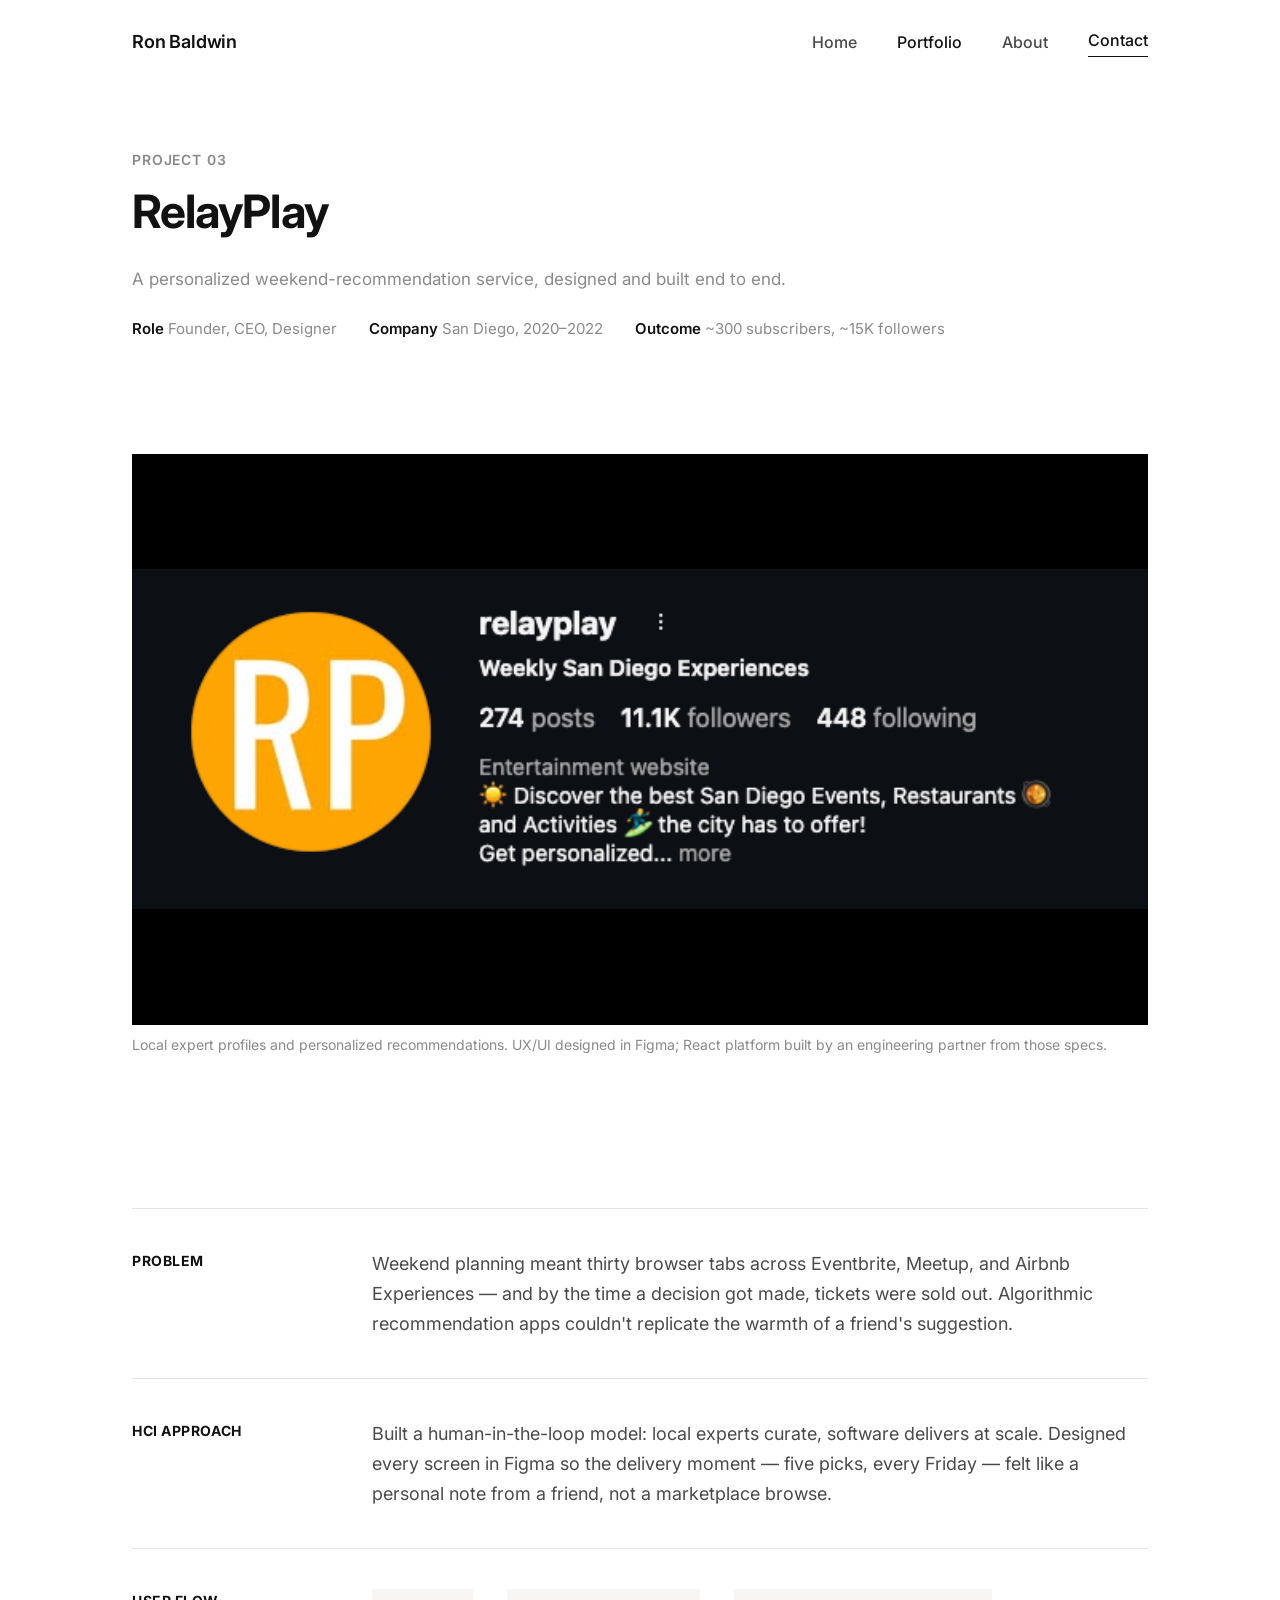
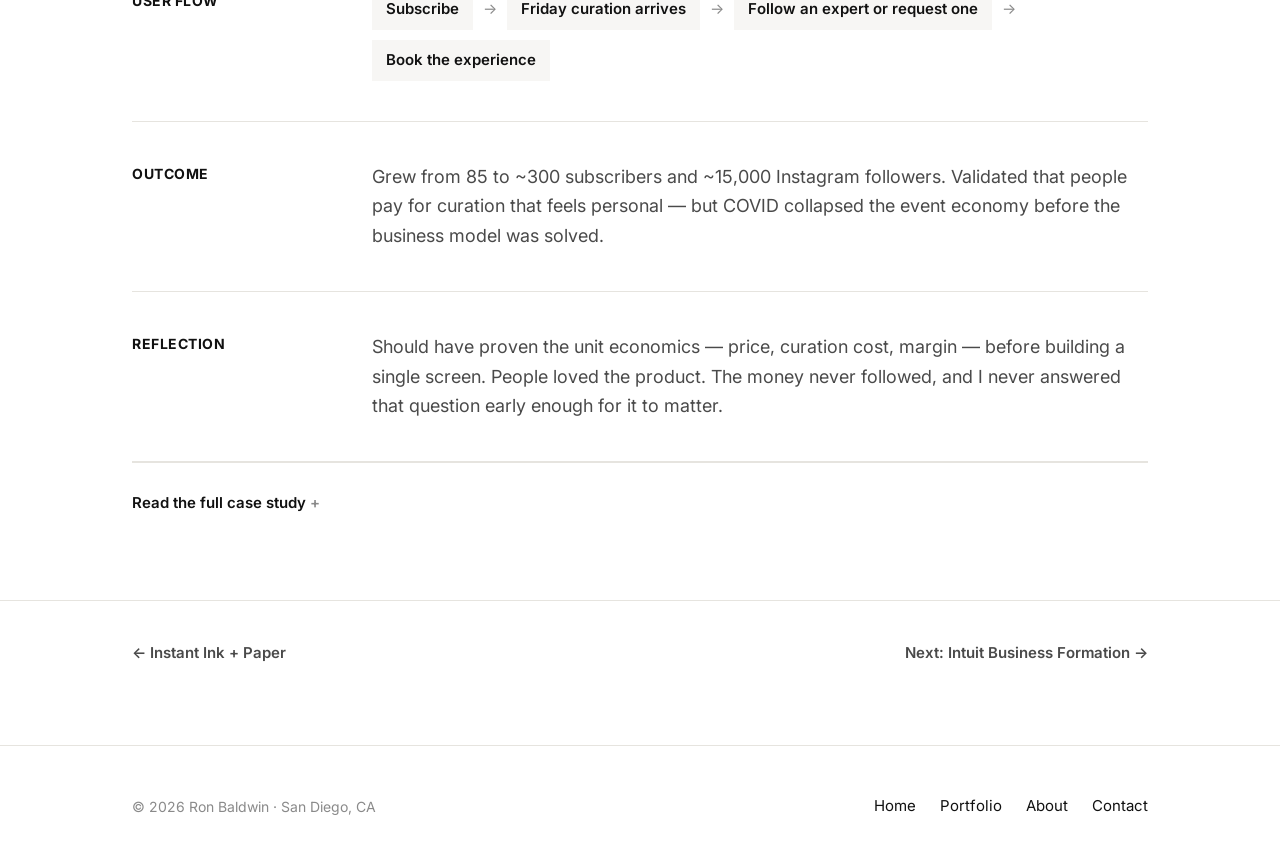
<file: project-relayplay.html>
<!DOCTYPE html>
<html lang="en">
<head>
<meta charset="UTF-8">
<meta name="viewport" content="width=device-width, initial-scale=1.0">
<title>RelayPlay — Ron Baldwin</title>
<link rel="preconnect" href="https://fonts.googleapis.com">
<link href="https://fonts.googleapis.com/css2?family=Inter:wght@400;500;600;700;800&display=swap" rel="stylesheet">
<link rel="stylesheet" href="styles.css?v=16">
</head>
<body>

<header class="site-header">
  <div class="wrap">
    <a href="index.html" class="brand">Ron Baldwin</a>
    <button class="nav-toggle" aria-label="Toggle navigation">☰</button>
    <nav class="nav-links">
      <a href="index.html">Home</a>
      <a href="index.html#work" class="active">Portfolio</a>
      <a href="index.html#about">About</a>
      <a href="index.html#contact" class="nav-cta">Contact</a>
    </nav>
  </div>
</header>

<section class="case-hero">
  <div class="wrap">
    <div class="eyebrow">Project 03</div>
    <h1>RelayPlay</h1>
    <p class="role-line">A personalized weekend-recommendation service, designed and built end to end.</p>
    <div class="meta-row">
      <span><strong>Role</strong> Founder, CEO, Designer</span>
      <span><strong>Company</strong> San Diego, 2020–2022</span>
      <span><strong>Outcome</strong> ~300 subscribers, ~15K followers</span>
    </div>
  </div>
</section>

<section class="tight">
  <div class="wrap">
    <div class="case-cover">
      <img src="relayplay-cover.png" alt="RelayPlay Instagram profile" style="object-fit: contain; background: #000;">
    </div>
    <p class="img-caption">Local expert profiles and personalized recommendations. UX/UI designed in Figma; React platform built by an engineering partner from those specs.</p>
  </div>
</section>

<section class="tight">
  <div class="wrap">

    <div class="frame-block">
      <div class="frame-label">Problem</div>
      <div class="frame-body">
        <p>Weekend planning meant thirty browser tabs across Eventbrite, Meetup, and Airbnb Experiences — and by the time a decision got made, tickets were sold out. Algorithmic recommendation apps couldn't replicate the warmth of a friend's suggestion.</p>
      </div>
    </div>

    <div class="frame-block">
      <div class="frame-label">HCI Approach</div>
      <div class="frame-body">
        <p>Built a human-in-the-loop model: local experts curate, software delivers at scale. Designed every screen in Figma so the delivery moment — five picks, every Friday — felt like a personal note from a friend, not a marketplace browse.</p>
      </div>
    </div>

    <div class="frame-block">
      <div class="frame-label">User Flow</div>
      <div class="frame-body">
        <div class="frame-flow">
          <span class="flow-step">Subscribe</span>
          <span class="flow-arrow">→</span>
          <span class="flow-step">Friday curation arrives</span>
          <span class="flow-arrow">→</span>
          <span class="flow-step">Follow an expert or request one</span>
          <span class="flow-arrow">→</span>
          <span class="flow-step">Book the experience</span>
        </div>
      </div>
    </div>

    <div class="frame-block">
      <div class="frame-label">Outcome</div>
      <div class="frame-body">
        <p>Grew from 85 to ~300 subscribers and ~15,000 Instagram followers. Validated that people pay for curation that feels personal — but COVID collapsed the event economy before the business model was solved.</p>
      </div>
    </div>

    <div class="frame-block">
      <div class="frame-label">Reflection</div>
      <div class="frame-body">
        <p>Should have proven the unit economics — price, curation cost, margin — before building a single screen. People loved the product. The money never followed, and I never answered that question early enough for it to matter.</p>
      </div>
    </div>

    <details class="full-story">
      <summary>Read the full case study</summary>
      <div class="full-story-body">
        <h4>Problem framing</h4>
        <p>I'd get to Friday evening with no idea what to do with my weekend, open a browser, and have thirty tabs open within ten minutes across SD Reader, Facebook Events, Eventbrite, Meetup, and Airbnb Experiences. By the time I narrowed it down, tickets were sold out. I knew people who weren't like this — friends who seemed to know about every cool thing happening in the city. That asymmetry was the market gap.</p>
        <p>Research backed the instinct: 72% of millennials preferred spending on experiences over things, 69% reported FOMO when they couldn't attend events. The demand was real. Discovery infrastructure was the bottleneck.</p>

        <blockquote>
          The product isn't an event aggregator. The product is a personal relationship with a knowledgeable curator, delivered through software.
        </blockquote>

        <h4>Human-in-the-loop, by design</h4>
        <p>Most weekend-discovery products in 2020 bet on pure algorithmic recommendation. That bet underestimated the cold-start problem — a new user has no signal — and underestimated the value of taste itself. A great recommendation isn't a statistical match; it's an act of interpretation. We took on the cost of human curation in exchange for warmth the competition couldn't match.</p>

        <h4>From Friday delivery to a curator platform</h4>
        <p>The product started as simply as possible: a landing page, a Thursday email with a PowerPoint of five curated experiences, no app, no algorithm. The point was validating demand before building anything — and the delivery moment itself, five picks with expert notes, became the design anchor everything else hung from.</p>
        <p>Centralized curation became a bottleneck to growth, so the product evolved into a web app where experts built their own collections by category and users could follow a specific curator or request one directly.</p>

        <h4>Build and execution</h4>
        <p>I designed the full UX/UI in Figma — every screen, state, and interaction — before AI-assisted design tooling existed, and partnered with a development team who built the React platform from those specs. I also led brand, the Instagram presence, acquisition, and the operational rhythm behind the weekly curation.</p>

        <h4>The business model we never solved</h4>
        <p>We assumed a $10/month subscription — clean and low-friction. It never covered the real cost of human curation. We tested ticketed events, brand partnerships, and premium tiers; none closed cleanly. Then COVID collapsed the event economy the product depended on entirely.</p>

        <h4>What I'd do differently</h4>
        <p>I treated the business model as something we'd figure out as we grew — the standard founder assumption that if people love it, the money follows. People loved RelayPlay. The money didn't follow. I should have answered "at what price does this cover curation and produce a margin" before building a single screen.</p>
      </div>
    </details>

  </div>
</section>

<nav class="case-nav">
  <div class="wrap" style="display:flex; justify-content:space-between; width:100%;">
    <a href="project-instant-ink.html">← Instant Ink + Paper</a>
    <a href="project-intuit.html">Next: Intuit Business Formation →</a>
  </div>
</nav>

<footer class="site-footer">
  <div class="wrap">
    <div class="foot-meta">© 2026 Ron Baldwin · San Diego, CA</div>
    <div class="foot-links">
      <a href="index.html">Home</a>
      <a href="index.html#work">Portfolio</a>
      <a href="index.html#about">About</a>
      <a href="index.html#contact">Contact</a>
    </div>
  </div>
</footer>

<script src="nav.js"></script>
</body>
</html>
</file>
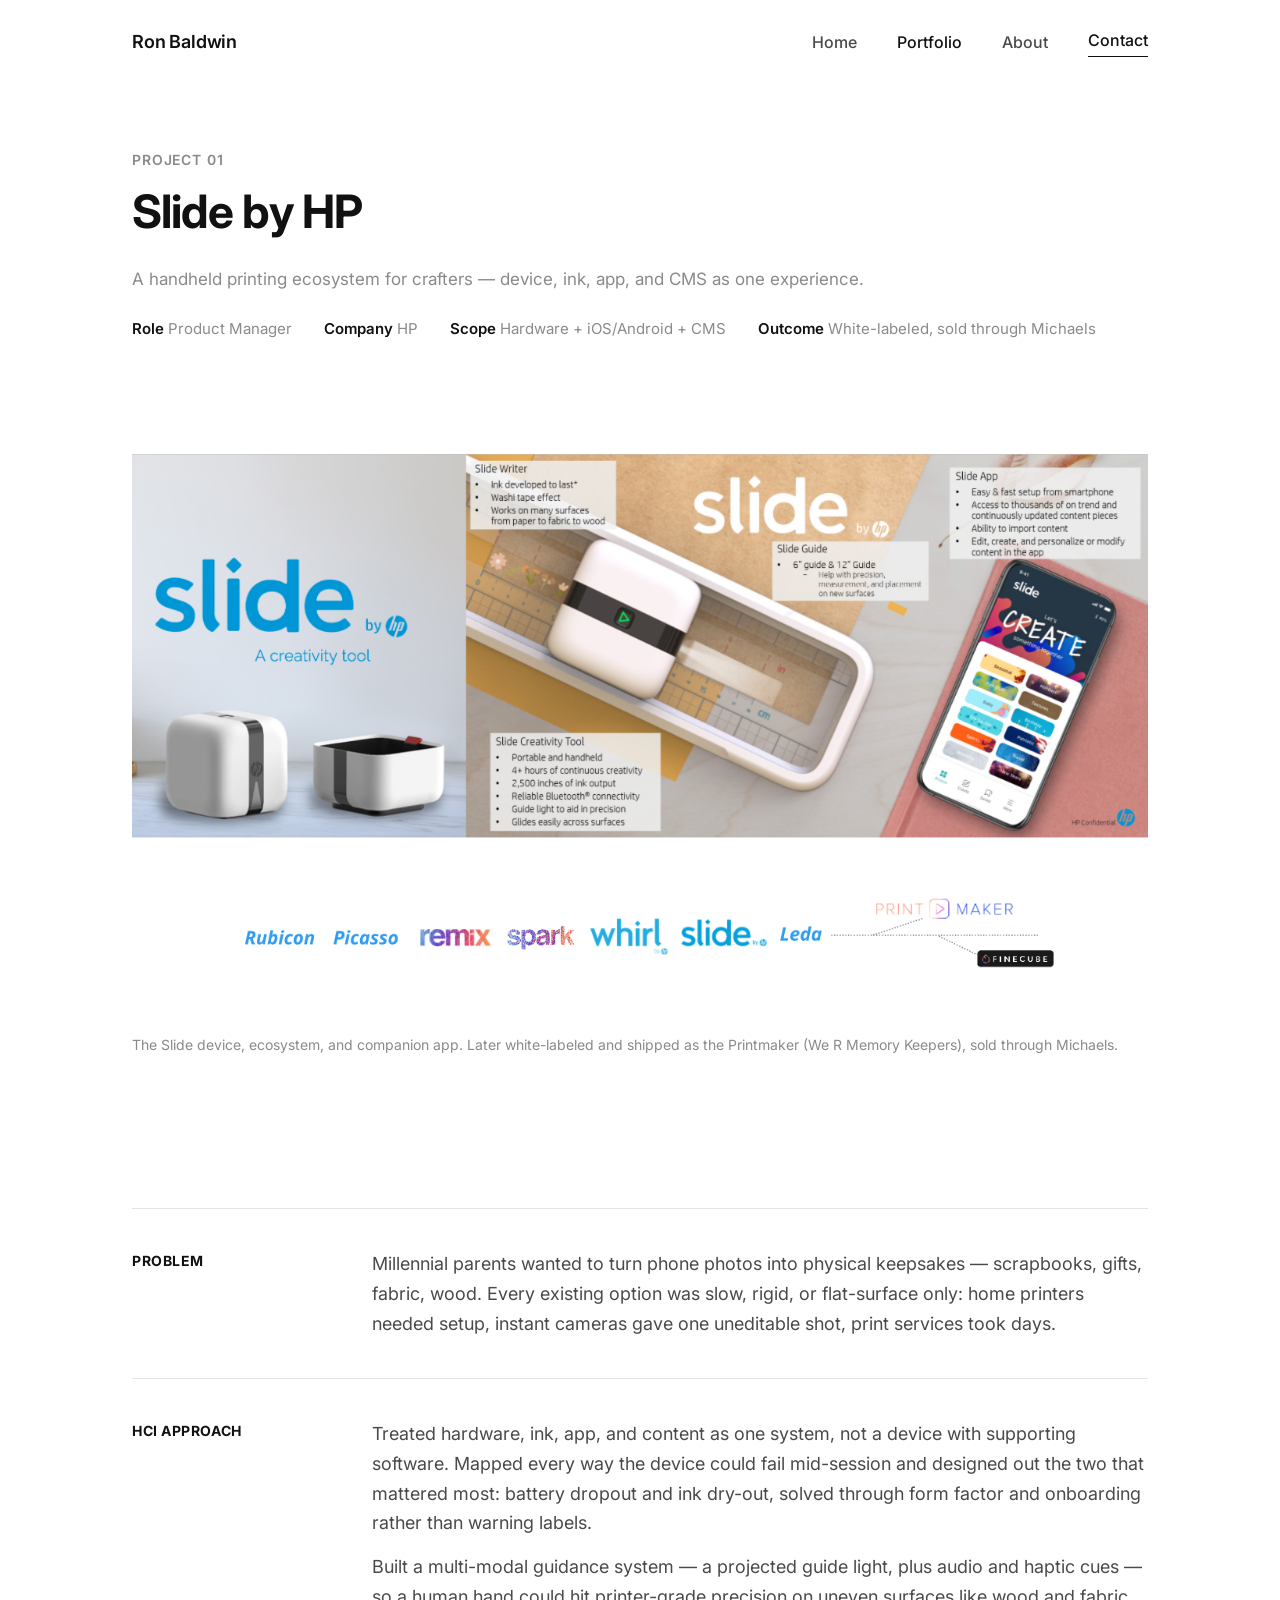
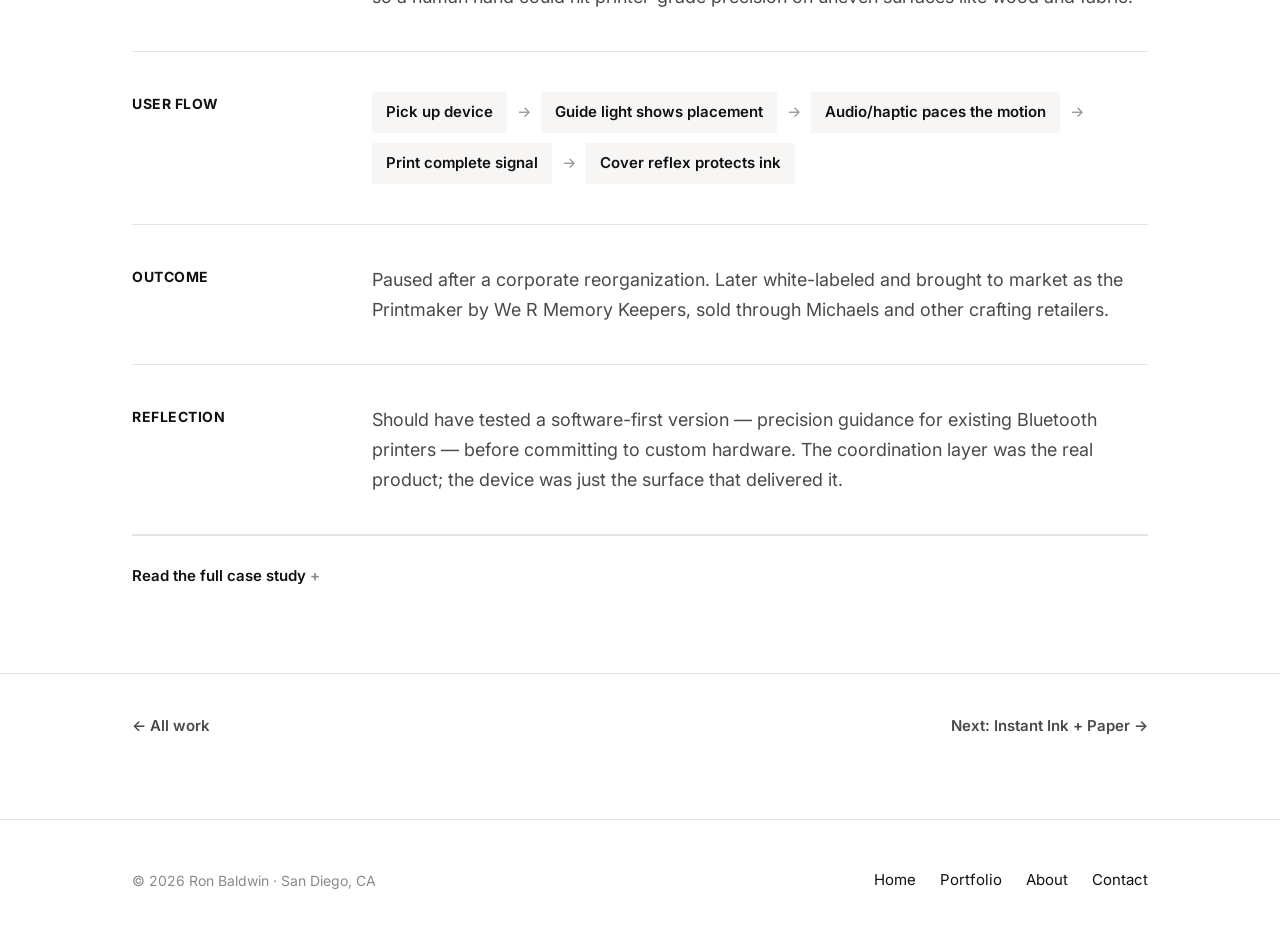
<file: project-slide.html>
<!DOCTYPE html>
<html lang="en">
<head>
<meta charset="UTF-8">
<meta name="viewport" content="width=device-width, initial-scale=1.0">
<title>Slide by HP — Ron Baldwin</title>
<link rel="preconnect" href="https://fonts.googleapis.com">
<link href="https://fonts.googleapis.com/css2?family=Inter:wght@400;500;600;700;800&display=swap" rel="stylesheet">
<link rel="stylesheet" href="styles.css?v=16">
</head>
<body>

<header class="site-header">
  <div class="wrap">
    <a href="index.html" class="brand">Ron Baldwin</a>
    <button class="nav-toggle" aria-label="Toggle navigation">☰</button>
    <nav class="nav-links">
      <a href="index.html">Home</a>
      <a href="index.html#work" class="active">Portfolio</a>
      <a href="index.html#about">About</a>
      <a href="index.html#contact" class="nav-cta">Contact</a>
    </nav>
  </div>
</header>

<section class="case-hero">
  <div class="wrap">
    <div class="eyebrow">Project 01</div>
    <h1>Slide by HP</h1>
    <p class="role-line">A handheld printing ecosystem for crafters — device, ink, app, and CMS as one experience.</p>
    <div class="meta-row">
      <span><strong>Role</strong> Product Manager</span>
      <span><strong>Company</strong> HP</span>
      <span><strong>Scope</strong> Hardware + iOS/Android + CMS</span>
      <span><strong>Outcome</strong> White-labeled, sold through Michaels</span>
    </div>
  </div>
</section>

<section class="tight">
  <div class="wrap">
    <div class="case-cover">
      <img src="slide-cover.png" alt="Slide by HP concept board showing the device, app, and content library">
    </div>
    <p class="img-caption">The Slide device, ecosystem, and companion app. Later white-labeled and shipped as the Printmaker (We R Memory Keepers), sold through Michaels.</p>
  </div>
</section>

<section class="tight">
  <div class="wrap">

    <div class="frame-block">
      <div class="frame-label">Problem</div>
      <div class="frame-body">
        <p>Millennial parents wanted to turn phone photos into physical keepsakes — scrapbooks, gifts, fabric, wood. Every existing option was slow, rigid, or flat-surface only: home printers needed setup, instant cameras gave one uneditable shot, print services took days.</p>
      </div>
    </div>

    <div class="frame-block">
      <div class="frame-label">HCI Approach</div>
      <div class="frame-body">
        <p>Treated hardware, ink, app, and content as one system, not a device with supporting software. Mapped every way the device could fail mid-session and designed out the two that mattered most: battery dropout and ink dry-out, solved through form factor and onboarding rather than warning labels.</p>
        <p>Built a multi-modal guidance system — a projected guide light, plus audio and haptic cues — so a human hand could hit printer-grade precision on uneven surfaces like wood and fabric.</p>
      </div>
    </div>

    <div class="frame-block">
      <div class="frame-label">User Flow</div>
      <div class="frame-body">
        <div class="frame-flow">
          <span class="flow-step">Pick up device</span>
          <span class="flow-arrow">→</span>
          <span class="flow-step">Guide light shows placement</span>
          <span class="flow-arrow">→</span>
          <span class="flow-step">Audio/haptic paces the motion</span>
          <span class="flow-arrow">→</span>
          <span class="flow-step">Print complete signal</span>
          <span class="flow-arrow">→</span>
          <span class="flow-step">Cover reflex protects ink</span>
        </div>
      </div>
    </div>

    <div class="frame-block">
      <div class="frame-label">Outcome</div>
      <div class="frame-body">
        <p>Paused after a corporate reorganization. Later white-labeled and brought to market as the Printmaker by We R Memory Keepers, sold through Michaels and other crafting retailers.</p>
      </div>
    </div>

    <div class="frame-block">
      <div class="frame-label">Reflection</div>
      <div class="frame-body">
        <p>Should have tested a software-first version — precision guidance for existing Bluetooth printers — before committing to custom hardware. The coordination layer was the real product; the device was just the surface that delivered it.</p>
      </div>
    </div>

    <details class="full-story">
      <summary>Read the full case study</summary>
      <div class="full-story-body">
        <h4>Problem framing</h4>
        <p>By the late 2010s, HP had spent decades winning the home-printer market by selling capability — more features, more resolution, more paper sizes. But the customer that mattered most for the next decade — millennial moms — wasn't asking for capability. She was asking for a way to keep her family's memories alive that didn't feel like office work.</p>
        <p>She took thousands of photos on her phone and wanted to put them in scrapbooks, gift them to grandparents, hand-letter notes on them, decorate fabric for a quilt, monogram a piece of wood for her kitchen. But the path from phone to physical artifact was full of friction: home printers required setup and dedicated space, instant cameras gave her a single non-editable shot, photo print services required a multi-day delivery cycle that killed the craft impulse, and none of them worked on anything but flat paper.</p>
        <p>Slide was a skunkworks bet inside HP to build something different: a handheld, mobile-first device that could put printed content onto almost any surface, anywhere, in under thirty seconds. The product wasn't a printer. The product was a creativity tool.</p>

        <blockquote>
          Slide's design challenge wasn't "make a small printer." It was: how do you design a coherent system — device, content, mobile app, and the user's own hand — so the customer can turn any digital image into a physical artifact on any surface she chooses?
        </blockquote>

        <h4>The in-session reliability problem</h4>
        <p>Most consumer electronics are designed around an idealized session: device charged, consumable fresh, environmental conditions stable. Slide's actual sessions weren't like that. A user might pick the device up after it had sat in a drawer for three weeks and expect it to be ready. I mapped every way the device could fail mid-session and ranked them by how badly each would damage trust.</p>
        <p><strong>Battery dropout.</strong> A device that powers down mid-print ruins both the craft and the surface. We designed power management around sessions lasting anywhere from two minutes to several hours, with the companion app surfacing battery state proactively, before a session began.</p>
        <p><strong>Ink dry-out.</strong> Left exposed, cartridges degraded in about thirty minutes. The cover became a functional part of the system — sealing the cartridge between sessions — solved through the unboxing, the onboarding message, and a form factor that looked incomplete without the cover. Telling the user "always cover your device" would have failed. Designing the system so that not covering it felt wrong succeeded.</p>

        <h4>Precision printing on a non-flat world</h4>
        <p>The hardest problem wasn't on the screen. It was the gap between where the user wanted the image to land and where the device actually deposited the ink — on uneven surfaces, held by an unsteady hand. Physical guides constrained the motion path. A projected guide light showed exactly where the next pixel would land — the moment a user's mental model snaps from "I'm holding a printer" to "I'm directing an image onto a surface." Audio and haptic signals told the user when to start, slow down, stop, and finish; visual-only signaling failed in testing because the user's eyes were on the surface, not the device.</p>

        <h4>The content library as a creative-flow problem</h4>
        <p>A handheld craft printer is only as useful as the content the user can put through it. We broke the content problem into three sources: the user's own phone library (needing framing and treatments to feel like craft content, not a snapshot), a curated and continuously refreshed content library (patterns, borders, templates — both a creativity prompt and a retention mechanic), and user-contributed content (the lowest-volume but highest-leverage source, and the seed of a social layer we planned but didn't build). In a craft tool, the empty canvas is the enemy — the app needed to answer "here's what you could make today," not "what would you like to print?"</p>

        <h4>What I'd do differently</h4>
        <p>I would have pushed earlier on a software-first MVP — a version of Slide that launched as a precision-placement aid for existing Bluetooth-enabled printing devices could have validated willingness to pay for the workflow before committing to the hardware bet. I'd also have invested earlier in the community side: the strongest content always came from other users, and the Printmaker's post-spinout success sells inside a crafting ecosystem that already has community — exactly why it worked.</p>
      </div>
    </details>

  </div>
</section>

<nav class="case-nav">
  <div class="wrap" style="display:flex; justify-content:space-between; width:100%;">
    <a href="index.html#work">← All work</a>
    <a href="project-instant-ink.html">Next: Instant Ink + Paper →</a>
  </div>
</nav>

<footer class="site-footer">
  <div class="wrap">
    <div class="foot-meta">© 2026 Ron Baldwin · San Diego, CA</div>
    <div class="foot-links">
      <a href="index.html">Home</a>
      <a href="index.html#work">Portfolio</a>
      <a href="index.html#about">About</a>
      <a href="index.html#contact">Contact</a>
    </div>
  </div>
</footer>

<script src="nav.js"></script>
</body>
</html>
</file>
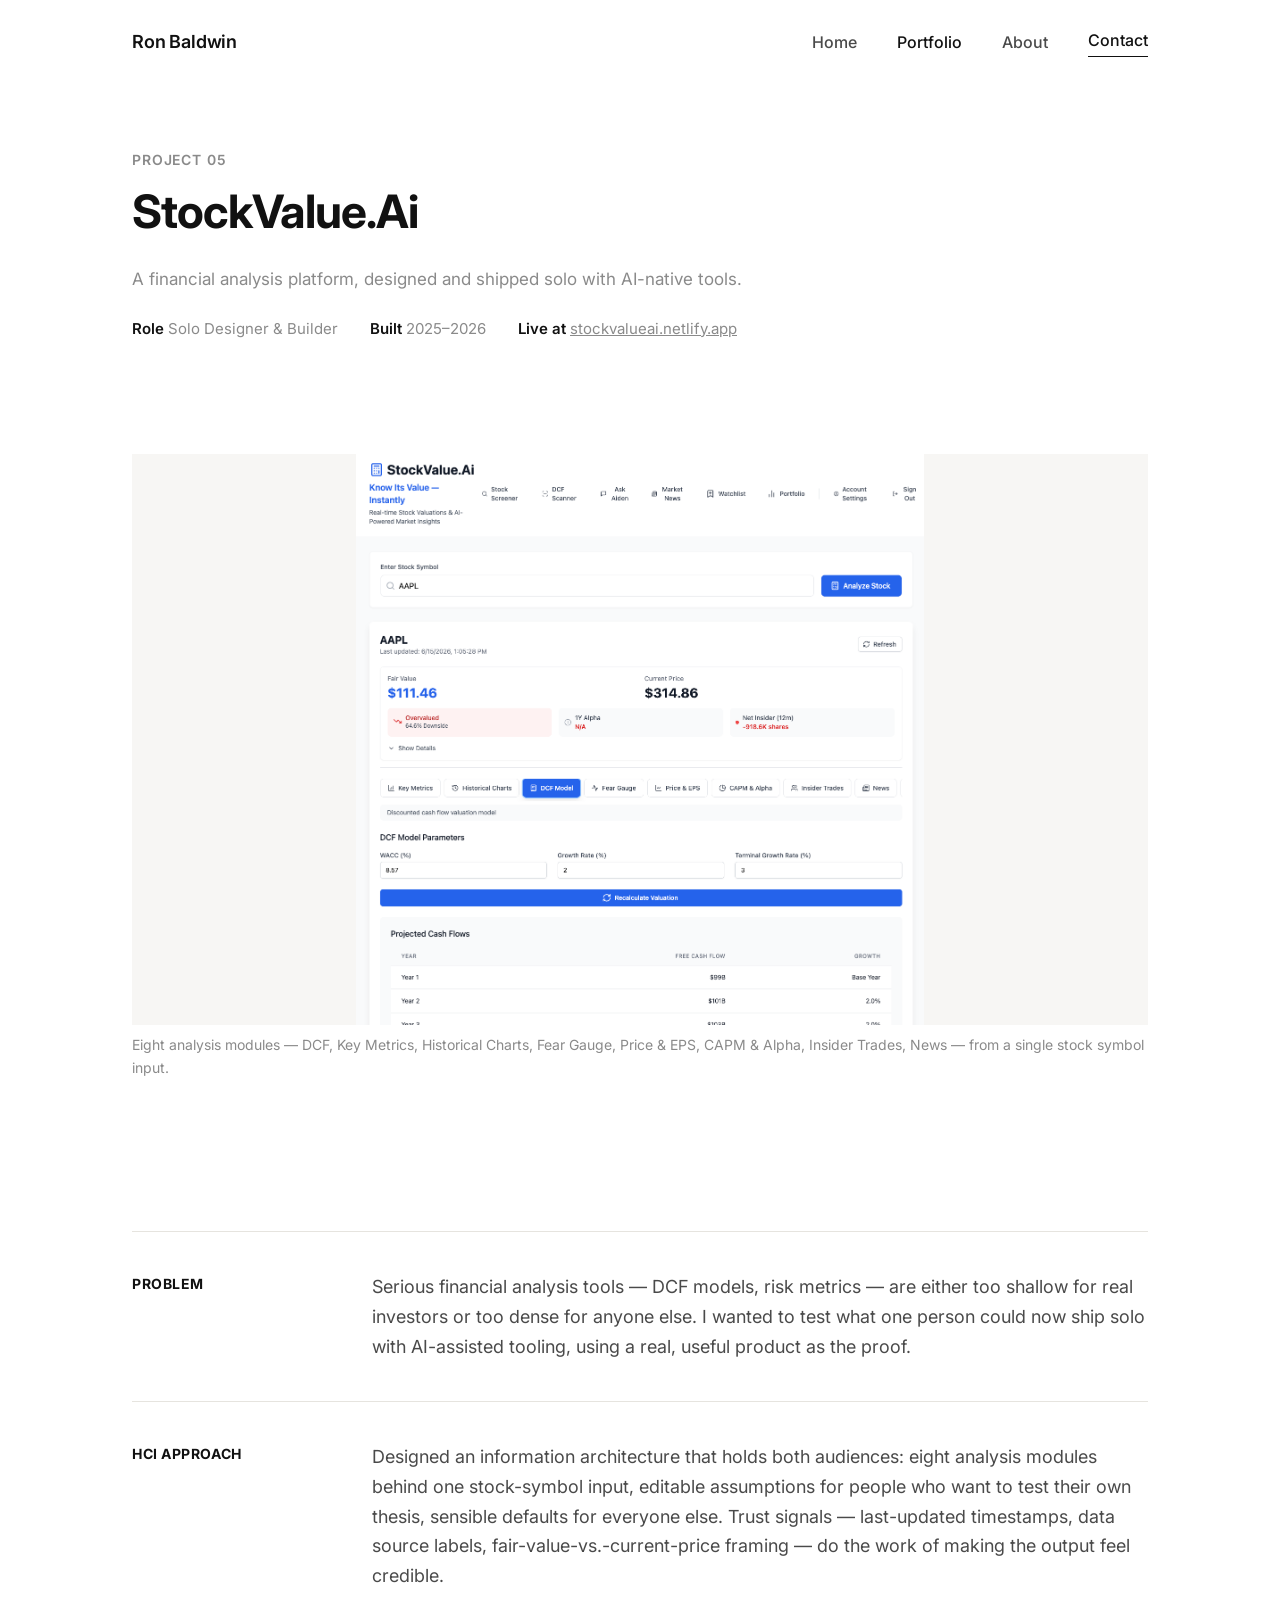
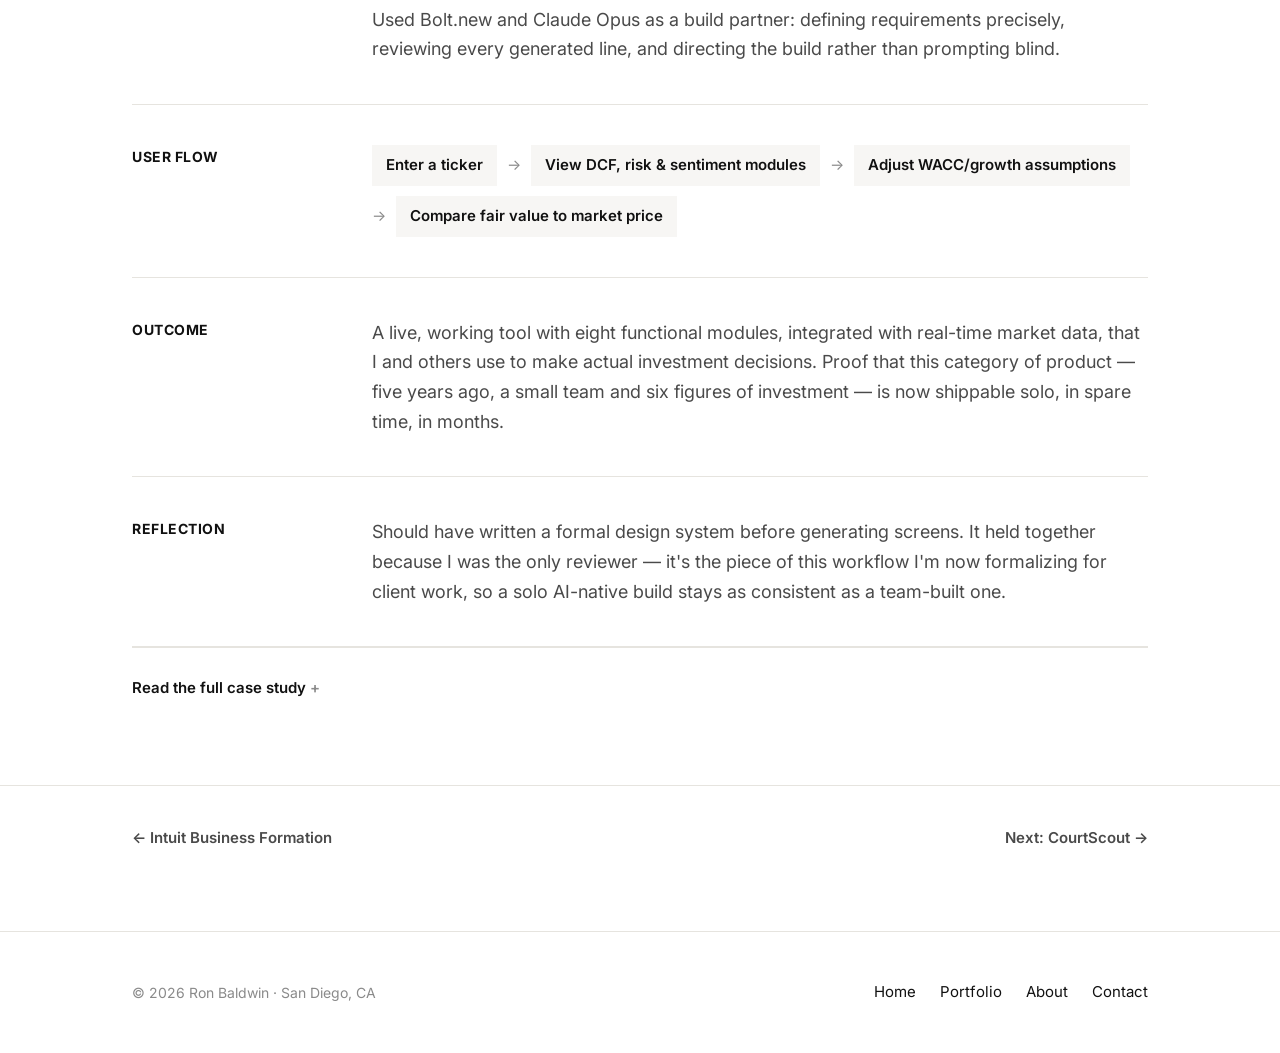
<file: project-stockvalue.html>
<!DOCTYPE html>
<html lang="en">
<head>
<meta charset="UTF-8">
<meta name="viewport" content="width=device-width, initial-scale=1.0">
<title>StockValue.Ai — Ron Baldwin</title>
<link rel="preconnect" href="https://fonts.googleapis.com">
<link href="https://fonts.googleapis.com/css2?family=Inter:wght@400;500;600;700;800&display=swap" rel="stylesheet">
<link rel="stylesheet" href="styles.css?v=16">
</head>
<body>

<header class="site-header">
  <div class="wrap">
    <a href="index.html" class="brand">Ron Baldwin</a>
    <button class="nav-toggle" aria-label="Toggle navigation">☰</button>
    <nav class="nav-links">
      <a href="index.html">Home</a>
      <a href="index.html#work" class="active">Portfolio</a>
      <a href="index.html#about">About</a>
      <a href="index.html#contact" class="nav-cta">Contact</a>
    </nav>
  </div>
</header>

<section class="case-hero">
  <div class="wrap">
    <div class="eyebrow">Project 05</div>
    <h1>StockValue.Ai</h1>
    <p class="role-line">A financial analysis platform, designed and shipped solo with AI-native tools.</p>
    <div class="meta-row">
      <span><strong>Role</strong> Solo Designer & Builder</span>
      <span><strong>Built</strong> 2025–2026</span>
      <span><strong>Live at</strong> <a href="https://stockvalueai.netlify.app/" style="text-decoration: underline;">stockvalueai.netlify.app</a></span>
    </div>
  </div>
</section>

<section class="tight">
  <div class="wrap">
    <div class="case-cover">
      <img src="stockvalue-cover.png" alt="StockValue.Ai DCF model interface showing AAPL valuation" style="object-fit: contain;">
    </div>
    <p class="img-caption">Eight analysis modules — DCF, Key Metrics, Historical Charts, Fear Gauge, Price & EPS, CAPM & Alpha, Insider Trades, News — from a single stock symbol input.</p>
  </div>
</section>

<section class="tight">
  <div class="wrap">

    <div class="frame-block">
      <div class="frame-label">Problem</div>
      <div class="frame-body">
        <p>Serious financial analysis tools — DCF models, risk metrics — are either too shallow for real investors or too dense for anyone else. I wanted to test what one person could now ship solo with AI-assisted tooling, using a real, useful product as the proof.</p>
      </div>
    </div>

    <div class="frame-block">
      <div class="frame-label">HCI Approach</div>
      <div class="frame-body">
        <p>Designed an information architecture that holds both audiences: eight analysis modules behind one stock-symbol input, editable assumptions for people who want to test their own thesis, sensible defaults for everyone else. Trust signals — last-updated timestamps, data source labels, fair-value-vs.-current-price framing — do the work of making the output feel credible.</p>
        <p>Used Bolt.new and Claude Opus as a build partner: defining requirements precisely, reviewing every generated line, and directing the build rather than prompting blind.</p>
      </div>
    </div>

    <div class="frame-block">
      <div class="frame-label">User Flow</div>
      <div class="frame-body">
        <div class="frame-flow">
          <span class="flow-step">Enter a ticker</span>
          <span class="flow-arrow">→</span>
          <span class="flow-step">View DCF, risk & sentiment modules</span>
          <span class="flow-arrow">→</span>
          <span class="flow-step">Adjust WACC/growth assumptions</span>
          <span class="flow-arrow">→</span>
          <span class="flow-step">Compare fair value to market price</span>
        </div>
      </div>
    </div>

    <div class="frame-block">
      <div class="frame-label">Outcome</div>
      <div class="frame-body">
        <p>A live, working tool with eight functional modules, integrated with real-time market data, that I and others use to make actual investment decisions. Proof that this category of product — five years ago, a small team and six figures of investment — is now shippable solo, in spare time, in months.</p>
      </div>
    </div>

    <div class="frame-block">
      <div class="frame-label">Reflection</div>
      <div class="frame-body">
        <p>Should have written a formal design system before generating screens. It held together because I was the only reviewer — it's the piece of this workflow I'm now formalizing for client work, so a solo AI-native build stays as consistent as a team-built one.</p>
      </div>
    </div>

    <details class="full-story">
      <summary>Read the full case study</summary>
      <div class="full-story-body">
        <h4>Why this project is on the site</h4>
        <p>The other four case studies show how I run strategy, research, and design at the scale of a corporate team. StockValue.Ai shows the other half: that one person, with the right product and design foundation, can carry a project through to a live, working build using AI-native tools instead of a full engineering team.</p>
        <p>I didn't prompt blindly. I structured the information architecture, defined the financial logic, and designed the trust signals a serious user would need before Bolt.new and Claude Opus generated a line of code. An AI tool needs a clear spec and clear design intent to produce something coherent — without that scaffolding it produces a demo, not a product.</p>

        <h4>Depth without intimidation</h4>
        <p>A serious financial analysis tool has to show its work — DCF logic, WACC and growth assumptions, data sources — or a serious investor won't trust the output. But most people who'd benefit from a DCF valuation have never built one and don't want a wall of formulas. The architecture holds both: eight modules organized behind a single symbol input, editable assumptions surfaced for people who want them, sensible defaults for everyone else.</p>

        <h4>Bolt.new as a development partner, not a shortcut</h4>
        <p>I used Bolt.new, powered by Claude Opus, as the engineering partner — reviewing every piece of generated code, debugging the Alpha Vantage API integration when the model's first pass missed edge cases, iterating on UI in conversation instead of a sprint cycle. The judgment calls — when to trust generated code, when to rewrite it, how to keep the app maintainable as it grew — were mine to make.</p>

        <h4>What I'd do differently</h4>
        <p>I'd invest earlier in a written design system inside the AI tool's context — a component and pattern reference the way a Figma library provides a design team — rather than letting the visual language emerge screen by screen.</p>
      </div>
    </details>

  </div>
</section>

<nav class="case-nav">
  <div class="wrap" style="display:flex; justify-content:space-between; width:100%;">
    <a href="project-intuit.html">← Intuit Business Formation</a>
    <a href="project-courtscout.html">Next: CourtScout →</a>
  </div>
</nav>

<footer class="site-footer">
  <div class="wrap">
    <div class="foot-meta">© 2026 Ron Baldwin · San Diego, CA</div>
    <div class="foot-links">
      <a href="index.html">Home</a>
      <a href="index.html#work">Portfolio</a>
      <a href="index.html#about">About</a>
      <a href="index.html#contact">Contact</a>
    </div>
  </div>
</footer>

<script src="nav.js"></script>
</body>
</html>
</file>
<file: styles.css>
/* =========================================================
   Ron Baldwin — Portfolio Site
   Ultra-minimalist design system, v2
   ========================================================= */

:root {
  --ink: #111111;
  --ink-soft: #4a4a4a;
  --ink-faint: #8a8a8a;
  --paper: #ffffff;
  --paper-dim: #f7f6f4;
  --line: #e6e4df;
  --accent: #b5502e;
  --max-w: 1080px;
  --text-w: 640px;
  --sans: "Inter", -apple-system, BlinkMacSystemFont, "Segoe UI", Helvetica, Arial, sans-serif;
}

* { box-sizing: border-box; }

html { scroll-behavior: smooth; }

body {
  margin: 0;
  font-family: var(--sans);
  color: var(--ink);
  background: var(--paper);
  line-height: 1.65;
  -webkit-font-smoothing: antialiased;
  font-size: 18px;
}

img { max-width: 100%; display: block; }

a { color: inherit; text-decoration: none; }

.wrap {
  max-width: var(--max-w);
  margin: 0 auto;
  padding: 0 32px;
}

/* ---------- Header / Nav ---------- */

.site-header {
  position: sticky;
  top: 0;
  z-index: 50;
  background: rgba(255, 255, 255, 0.9);
  backdrop-filter: blur(6px);
}

.site-header .wrap {
  display: flex;
  align-items: center;
  justify-content: space-between;
  height: 84px;
}

.brand {
  font-size: 18px;
  font-weight: 600;
  letter-spacing: -0.01em;
  color: var(--ink);
}

.nav-links {
  display: flex;
  gap: 40px;
  align-items: center;
}

.nav-links a {
  font-size: 16px;
  font-weight: 500;
  color: var(--ink-soft);
  transition: color 0.15s ease;
}

.nav-links a:hover,
.nav-links a.active {
  color: var(--ink);
}

.nav-cta {
  color: var(--ink) !important;
  border-bottom: 1px solid var(--ink);
  padding-bottom: 2px;
}

.nav-toggle {
  display: none;
  background: none;
  border: none;
  font-size: 22px;
  cursor: pointer;
  color: var(--ink);
}

@media (max-width: 760px) {
  .nav-toggle { display: block; }
  .nav-links {
    position: absolute;
    top: 84px;
    left: 0;
    right: 0;
    background: var(--paper);
    border-bottom: 1px solid var(--line);
    flex-direction: column;
    align-items: flex-start;
    padding: 24px 32px 32px;
    gap: 20px;
    display: none;
  }
  .nav-links.open { display: flex; }
}

/* ---------- Hero ---------- */

.hero {
  padding: 100px 0 120px;
}

.hero-h1 {
  font-size: 50px;
  margin-bottom: 56px;
  white-space: nowrap;
}

.hero-grid {
  display: grid;
  grid-template-columns: 1.15fr 0.85fr;
  gap: 64px;
  align-items: start;
}

@media (max-width: 860px) {
  .hero-grid { grid-template-columns: 1fr; gap: 40px; }
}

@media (max-width: 700px) {
  .hero {
    padding: 48px 0 64px;
  }
  .hero-h1 {
    font-size: 8vw;
    white-space: normal;
    margin-bottom: 40px;
  }
}

.cta-h2 {
  font-size: 32px;
  white-space: nowrap;
  margin-bottom: 12px;
}

@media (max-width: 760px) {
  .cta-h2 {
    white-space: normal;
    font-size: 6vw;
  }
}

/* Utility: keep a heading on one line when there's room, wrap normally on narrow screens */
.headline-nowrap {
  white-space: nowrap;
}

@media (max-width: 640px) {
  .headline-nowrap {
    white-space: normal;
  }
}

.eyebrow {
  font-size: 14px;
  font-weight: 600;
  letter-spacing: 0.06em;
  text-transform: uppercase;
  color: var(--ink-faint);
  margin-bottom: 22px;
}

.credential-row {
  display: flex;
  flex-wrap: wrap;
  gap: 10px;
  margin-bottom: 32px;
}

.credential-chip {
  display: inline-block;
  font-size: 13px;
  font-weight: 600;
  color: var(--ink-soft);
  border: 1px solid var(--line);
  border-radius: 999px;
  padding: 7px 16px;
}

@media (max-width: 700px) {
  .credential-row { margin-bottom: 24px; }
  .credential-chip { font-size: 12px; padding: 6px 14px; }
}

h1 {
  font-size: 60px;
  line-height: 1.08;
  font-weight: 700;
  letter-spacing: -0.02em;
  margin: 0 0 28px;
}

.hero-statement {
  font-size: 25px;
  font-weight: 600;
  color: var(--ink);
  line-height: 1.45;
  max-width: 580px;
  margin: 0 0 28px;
}

.hero-subtext {
  font-size: 20px;
  color: var(--ink-soft);
  line-height: 1.6;
  max-width: none;
  margin: 0 0 48px;
}

.lede {
  font-size: 20px;
  line-height: 1.6;
  color: var(--ink-soft);
  max-width: var(--text-w);
  margin: 0 0 40px;
}

.hero-photo {
  aspect-ratio: 4/5;
  overflow: hidden;
  background: var(--paper-dim);
}

.hero-visual {
  aspect-ratio: 4/3;
  overflow: hidden;
  background: var(--paper-dim);
  display: flex;
  align-items: center;
  justify-content: center;
  padding: 24px;
}

.hero-visual img {
  width: 100%;
  height: 100%;
  object-fit: contain;
}

.hero-photo img {
  width: 100%;
  height: 100%;
  object-fit: cover;
}

.hero-photo-caption {
  font-size: 14px;
  color: var(--ink-faint);
  margin-top: 12px;
}

.btn-row { display: flex; gap: 24px; flex-wrap: wrap; align-items: center; margin-top: 8px; }

.hero-marquee {
  margin-top: 64px;
  overflow: hidden;
  -webkit-mask-image: linear-gradient(to right, transparent, black 6%, black 94%, transparent);
  mask-image: linear-gradient(to right, transparent, black 6%, black 94%, transparent);
}

.marquee-track {
  display: flex;
  gap: 28px;
  width: max-content;
  animation: marquee-scroll 26s linear infinite;
}

.hero-marquee:hover .marquee-track {
  animation-play-state: paused;
}

.marquee-item {
  flex: 0 0 auto;
  width: 160px;
  height: 100px;
  background: var(--paper-dim);
  display: flex;
  align-items: center;
  justify-content: center;
  padding: 14px;
  transition: opacity 0.15s ease;
}

a.marquee-item:hover {
  opacity: 0.6;
}

.marquee-item img {
  max-width: 100%;
  max-height: 100%;
  object-fit: contain;
}

@keyframes marquee-scroll {
  from { transform: translateX(0); }
  to { transform: translateX(-50%); }
}

@media (prefers-reduced-motion: reduce) {
  .marquee-track { animation: none; }
}

@media (max-width: 700px) {
  .hero-marquee { margin-top: 40px; }
  .marquee-item { width: 120px; height: 80px; padding: 10px; }
}

.btn {
  display: inline-block;
  font-size: 17px;
  font-weight: 600;
  font-family: var(--sans);
}

.btn-primary {
  background: var(--paper);
  color: var(--ink);
  border: 2px solid var(--ink);
  border-radius: 999px;
  padding: 14px 30px;
  line-height: 1;
  transition: background-color 0.15s ease, color 0.15s ease, border-color 0.15s ease;
}
.btn-primary:hover {
  background: var(--ink);
  color: var(--paper);
}

.btn-secondary {
  color: var(--ink-soft);
  text-decoration: underline;
  text-underline-offset: 4px;
}
.btn-secondary:hover { color: var(--ink); }

button.btn {
  appearance: none;
  -webkit-appearance: none;
  cursor: pointer;
}

/* ---------- Sections ---------- */

section { padding: 96px 0; }
section.tight { padding: 56px 0; }
.section-line { border-top: 1px solid var(--line); }

.section-head { margin-bottom: 56px; max-width: var(--text-w); }

h2 {
  font-size: 34px;
  font-weight: 700;
  letter-spacing: -0.01em;
  margin: 0 0 12px;
}

h3 {
  font-size: 22px;
  font-weight: 700;
  margin: 0 0 10px;
}

.section-sub {
  color: var(--ink-soft);
  font-size: 18px;
  max-width: var(--text-w);
}

p { margin: 0 0 18px; color: var(--ink-soft); }

/* ---------- Services / value grid ---------- */

.grid-4 {
  display: grid;
  grid-template-columns: repeat(5, 1fr);
  gap: 32px;
}

@media (max-width: 900px) {
  .grid-4 { grid-template-columns: repeat(3, 1fr); }
}
@media (max-width: 560px) {
  .grid-4 { grid-template-columns: 1fr; }
}

.service-item {
  padding-top: 20px;
  border-top: 1px solid var(--ink);
}

.service-item .num {
  font-size: 14px;
  color: var(--ink-faint);
  margin-bottom: 16px;
  font-weight: 600;
}

.service-item h4 {
  font-size: 18px;
  margin: 0 0 10px;
  font-weight: 700;
}

.service-item p { font-size: 16px; color: var(--ink-soft); margin: 0; }

/* ---------- Sprint timeline / pricing ---------- */

.sprint-grid {
  display: grid;
  grid-template-columns: repeat(4, 1fr);
  gap: 32px;
}

@media (max-width: 900px) {
  .sprint-grid { grid-template-columns: repeat(2, 1fr); }
}
@media (max-width: 560px) {
  .sprint-grid { grid-template-columns: 1fr; }
}

.sprint-week {
  height: 100%;
  padding-top: 20px;
  border-top: 1px solid var(--ink);
  display: flex;
  flex-direction: column;
}

.sprint-week .num {
  font-size: 14px;
  color: var(--ink-faint);
  margin-bottom: 16px;
  font-weight: 600;
  text-transform: uppercase;
  letter-spacing: 0.04em;
}

.sprint-week h4 {
  font-size: 18px;
  margin: 0 0 10px;
  font-weight: 700;
}

.sprint-week p {
  font-size: 16px;
  color: var(--ink-soft);
  margin: 0 0 16px;
}

.sprint-week .sprint-deliverable {
  font-size: 14px;
  font-weight: 600;
  color: #2f6b4a;
  padding-top: 14px;
  border-top: 1px dashed var(--line);
  margin: auto 0 0;
}

.pricing-block {
  margin-top: 64px;
  padding-top: 48px;
  border-top: 1px solid var(--line);
}

.price-tag {
  font-size: 44px;
  font-weight: 800;
  letter-spacing: -0.01em;
  margin: 0 0 16px;
}

@media (max-width: 560px) {
  .price-tag { font-size: 9vw; }
}

.price-sub {
  font-size: 18px;
  color: var(--ink-soft);
  max-width: var(--text-w);
  margin: 0 0 12px;
}

.price-note {
  font-size: 15px;
  color: var(--ink-faint);
  margin: 0;
}

/* ---------- Case study index (homepage list) ---------- */

.case-list { display: flex; flex-direction: column; }

.case-row {
  display: grid;
  grid-template-columns: 220px 1fr auto;
  gap: 32px;
  align-items: center;
  padding: 30px 0;
  border-top: 1px solid var(--line);
  transition: opacity 0.15s ease;
}

.case-list a.case-row:last-child { border-bottom: 1px solid var(--line); }

.case-row:hover { opacity: 0.6; }

.case-thumb {
  width: 220px;
  aspect-ratio: 3/2;
  background: var(--paper-dim);
  overflow: hidden;
  display: flex;
  align-items: center;
  justify-content: center;
  padding: 14px;
}

.case-thumb img {
  width: 100%;
  height: 100%;
  object-fit: contain;
}

.case-thumb-empty {
  width: 100%;
  height: 100%;
  display: flex;
  align-items: center;
  justify-content: center;
  font-size: 11px;
  color: var(--ink-faint);
  text-align: center;
  padding: 8px;
}

.case-row-body .kicker {
  font-size: 13.5px;
  font-weight: 600;
  color: var(--ink-faint);
  text-transform: uppercase;
  letter-spacing: 0.04em;
  margin-bottom: 6px;
}

.case-row-body h3 { margin: 0 0 4px; font-size: 23px; }

.case-row-body p { font-size: 16px; color: var(--ink-soft); margin: 0; max-width: 480px; }

.case-row-arrow {
  font-size: 24px;
  color: var(--ink-faint);
}

@media (max-width: 700px) {
  .case-row { grid-template-columns: 130px 1fr; }
  .case-row-arrow { display: none; }
  .case-thumb { width: 130px; padding: 8px; }
}

/* ---------- Case study page ---------- */

.case-hero {
  padding: 64px 0 48px;
}

.case-hero .eyebrow { margin-bottom: 16px; }

.case-hero h1 { font-size: 46px; }

.role-line {
  font-size: 17px;
  color: var(--ink-faint);
  margin-bottom: 0;
}

.case-cover {
  aspect-ratio: 16/9;
  background: var(--paper-dim);
  overflow: hidden;
  margin-bottom: 8px;
}

.case-cover img { width: 100%; height: 100%; object-fit: cover; }

.case-gallery {
  display: grid;
  grid-template-columns: repeat(3, 1fr);
  gap: 12px;
  margin-bottom: 8px;
}

.gallery-item {
  aspect-ratio: 4/3;
  background: var(--paper-dim);
  overflow: hidden;
}

.gallery-item img { width: 100%; height: 100%; object-fit: cover; }

@media (max-width: 700px) {
  .case-gallery { grid-template-columns: 1fr; gap: 8px; }
}

.img-placeholder {
  width: 100%;
  height: 100%;
  display: flex;
  flex-direction: column;
  align-items: center;
  justify-content: center;
  gap: 6px;
  color: var(--ink-faint);
  text-align: center;
  padding: 20px;
}

.img-placeholder .ph-label {
  font-size: 14px;
  font-weight: 600;
  color: var(--ink-soft);
}

.img-placeholder .ph-note {
  font-size: 13px;
  color: var(--ink-faint);
  max-width: 420px;
}

.img-caption {
  font-size: 14px;
  color: var(--ink-faint);
  margin: 0 0 40px;
}

/* ---------- Five-part framework blocks ---------- */

.frame-block {
  padding: 40px 0;
  border-top: 1px solid var(--line);
  display: grid;
  grid-template-columns: 200px 1fr;
  gap: 40px;
}

@media (max-width: 700px) {
  .frame-block { grid-template-columns: 1fr; gap: 14px; }
}

.frame-block:last-of-type { border-bottom: 1px solid var(--line); }

.frame-label {
  font-size: 14px;
  font-weight: 700;
  letter-spacing: 0.04em;
  text-transform: uppercase;
  color: var(--ink);
}

.frame-body p { margin: 0 0 14px; }
.frame-body p:last-child { margin-bottom: 0; }
.frame-body ul { margin: 0; padding-left: 18px; }
.frame-body li { margin-bottom: 8px; color: var(--ink-soft); }

.frame-flow {
  display: flex;
  flex-wrap: wrap;
  gap: 10px;
  align-items: center;
}

.flow-step {
  font-size: 15px;
  font-weight: 600;
  color: var(--ink);
  background: var(--paper-dim);
  padding: 8px 14px;
}

.flow-arrow { color: var(--ink-faint); font-size: 15px; }

/* ---------- Meta row (role / outcome stats) ---------- */

.meta-row {
  display: flex;
  flex-wrap: wrap;
  gap: 8px 32px;
  font-size: 15px;
  color: var(--ink-faint);
  padding: 24px 0 8px;
}

.meta-row strong { color: var(--ink); font-weight: 600; }

/* ---------- Details / expand for full narrative ---------- */

details.full-story {
  border-top: 1px solid var(--line);
  padding: 28px 0;
}

details.full-story summary {
  cursor: pointer;
  font-size: 15px;
  font-weight: 600;
  color: var(--ink);
  list-style: none;
}

details.full-story summary::-webkit-details-marker { display: none; }

details.full-story summary::after {
  content: " +";
  color: var(--ink-faint);
}

details.full-story[open] summary::after {
  content: " –";
}

details.full-story .full-story-body {
  padding-top: 28px;
  max-width: var(--text-w);
}

details.full-story h4 {
  font-size: 18px;
  margin: 28px 0 8px;
}
details.full-story h4:first-child { margin-top: 0; }

blockquote {
  border-left: 2px solid var(--ink);
  margin: 28px 0;
  padding: 2px 0 2px 22px;
  font-size: 19px;
  color: var(--ink);
  max-width: var(--text-w);
}

blockquote cite {
  display: block;
  font-style: normal;
  font-size: 14px;
  color: var(--ink-faint);
  margin-top: 10px;
}

/* ---------- Case nav (prev/next) ---------- */

.case-nav {
  display: flex;
  justify-content: space-between;
  gap: 24px;
  padding: 40px 0;
  border-top: 1px solid var(--line);
}

.case-nav a {
  font-size: 15px;
  font-weight: 600;
  color: var(--ink-soft);
}

.case-nav a:hover { color: var(--ink); }

/* ---------- Footer ---------- */

.site-footer {
  border-top: 1px solid var(--line);
  padding: 48px 0;
  margin-top: 40px;
}

.site-footer .wrap {
  display: flex;
  justify-content: space-between;
  align-items: center;
  flex-wrap: wrap;
  gap: 16px;
}

.site-footer .foot-links {
  display: flex;
  gap: 24px;
  font-size: 15px;
}

.site-footer .foot-links a:hover { color: var(--accent); }

.foot-meta {
  font-size: 14px;
  color: var(--ink-faint);
}

/* ---------- Two-col layout (about) ---------- */

.two-col {
  display: grid;
  grid-template-columns: 1fr 1fr;
  gap: 48px;
}

@media (max-width: 760px) {
  .two-col { grid-template-columns: 1fr; }
}

/* ---------- Contact form ---------- */

.contact-form { margin-top: 8px; }

.form-field { margin-bottom: 30px; }

.form-field label {
  display: block;
  font-size: 13px;
  font-weight: 600;
  letter-spacing: 0.04em;
  text-transform: uppercase;
  color: var(--ink-faint);
  margin-bottom: 10px;
}

.form-field input,
.form-field select,
.form-field textarea {
  width: 100%;
  border: none;
  border-bottom: 1px solid var(--line);
  background: transparent;
  padding: 10px 0;
  font-family: var(--sans);
  font-size: 18px;
  color: var(--ink);
  outline: none;
  border-radius: 0;
  appearance: none;
  -webkit-appearance: none;
}

.form-field select {
  background-image: url("data:image/svg+xml,%3Csvg xmlns='http://www.w3.org/2000/svg' viewBox='0 0 20 20' fill='%238a8a8a'%3E%3Cpath fill-rule='evenodd' d='M5.23 7.21a.75.75 0 011.06.02L10 11.168l3.71-3.938a.75.75 0 111.08 1.04l-4.25 4.5a.75.75 0 01-1.08 0l-4.25-4.5a.75.75 0 01.02-1.06z' clip-rule='evenodd'/%3E%3C/svg%3E");
  background-repeat: no-repeat;
  background-position: right center;
  background-size: 18px;
  cursor: pointer;
}

.form-field textarea { resize: vertical; min-height: 120px; }

.form-field input:focus,
.form-field select:focus,
.form-field textarea:focus { border-bottom-color: var(--ink); }

.form-field input::placeholder,
.form-field textarea::placeholder { color: var(--ink-faint); }

.form-submit {
  margin-top: 8px;
}

.form-status {
  margin: 20px 0 0;
  font-size: 16px;
  min-height: 0;
}

.form-status-success {
  color: var(--ink);
  font-weight: 600;
}

.form-status-error {
  color: var(--accent);
  font-weight: 600;
}

/* ---------- Misc ---------- */

.center { text-align: center; }
.max-text { max-width: var(--text-w); }
</file>
